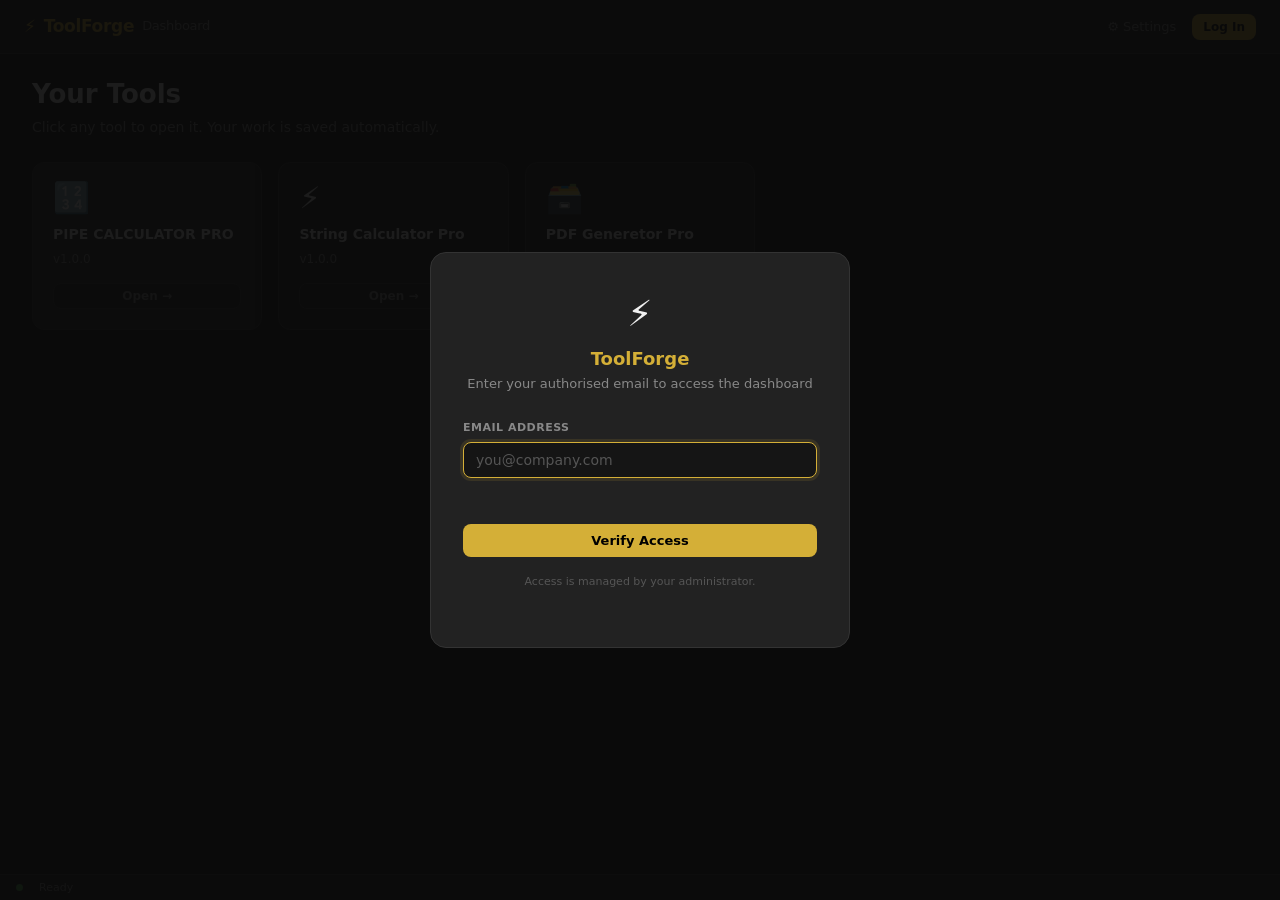
<file: index.html>
<!DOCTYPE html>
<html lang="en" data-theme="dark">
<head>
<!-- FILE: index.html (PRODUCTION) -->
<meta charset="UTF-8">
<meta name="viewport" content="width=device-width, initial-scale=1.0">
<title>⚡ ToolForge Dashboard</title>
<link rel="stylesheet" href="assets/styles.css">

<!-- ═══════════════════════════════════════════════════════════════
     PRODUCTION CONFIG — DO NOT EDIT
     Auth Worker URL is hardcoded. Users cannot change settings.
══════════════════════════════════════════════════════════════════ -->
<script>
const PRODUCTION_CONFIG = {
  workerUrl:    'https://universal-tool-auth.sales-solarithm.workers.dev',
  useKV:        true,
  lockSettings: true
};
// Apply immediately so auth.js picks it up
try {
  localStorage.setItem('toolforge::workerUrl', PRODUCTION_CONFIG.workerUrl);
  localStorage.setItem('toolforge::useKV', JSON.stringify(PRODUCTION_CONFIG.useKV));
} catch(e) {}
</script>

<!-- Load auth.js AFTER config is set -->
<script src="core/auth.js"></script>

<style>
  /* ── Inline layout glue ──────────────────────────────────────── */
  #tool-frame-container {
    flex: 1;
    display: flex;
    overflow: hidden;
    position: relative;
  }
  #tool-frame {
    flex: 1;
    border: none;
    background: #fff;
    display: block;
    min-width: 0;
  }
  #proj-drawer { top: 0; }

  /* Viewer toolbar */
  #viewer-toolbar .tb-spacer { flex: 1; }
  #tb-save-btn { border-color: rgba(212,175,55,0.35); color: var(--gold); }
  #tb-save-btn:hover { background: rgba(212,175,55,0.1); border-color: var(--gold); }

  /* Auth modal */
  .auth-logo    { font-size: 36px; margin-bottom: 4px; }
  .auth-tagline { font-size: 13px; color: var(--text-muted); margin-bottom: 1.5rem; }

  /* Readonly field hint */
  .field-locked {
    opacity: 0.55;
    cursor: not-allowed;
  }
  .field-locked-note {
    font-size: 11px;
    color: var(--success);
    margin-top: 5px;
  }

  /* Project name / switch inputs in viewer toolbar */
  #viewer-proj-name {
    background: transparent;
    border: 1px solid var(--border);
    border-radius: 6px;
    color: var(--text);
    font-size: 12px;
    padding: 3px 8px;
    width: 130px;
    outline: none;
    font-family: var(--font);
  }
  #viewer-proj-name:focus { border-color: var(--gold); background: var(--card); }
  #viewer-proj-select {
    background: var(--bg-elevated);
    border: 1px solid var(--border);
    border-radius: 6px;
    color: var(--text-muted);
    font-size: 12px;
    padding: 3px 8px;
    outline: none;
    cursor: pointer;
    max-width: 110px;
  }
  #viewer-proj-select:focus { border-color: var(--gold); }

  /* Ping status */
  #ping-status { font-size: 12px; margin-top: 6px; min-height: 16px; }

  /* Session info in settings */
  #settings-session-info { font-size: 12px; color: var(--text-muted); }

  /* Drawer tool name subtitle */
  #drawer-tool-name { font-size: 12px; color: var(--text-muted); font-weight: 400; }

  /* Hidden import input */
  #import-file-input { display: none; }
</style>
</head>

<body>
<div id="app">

  <!-- ══════════════════════════════════════════════════════════════
       HEADER
  ══════════════════════════════════════════════════════════════ -->
  <header id="main-header">
    <a class="logo" onclick="navigateBack()" title="Back to dashboard" style="cursor:pointer;text-decoration:none;">
      ⚡ <span>ToolForge</span>
      <span class="logo-sub">Dashboard</span>
    </a>

    <nav aria-label="Header navigation">
      <!-- User chip (visible when logged in) -->
      <div id="header-user-section" style="display:none;">
        <span>👤</span>
        <span id="header-user"></span>
      </div>

      <button onclick="showSettingsModal()" title="Settings" aria-label="Open settings">⚙️ Settings</button>
      <button id="header-login-btn"  onclick="showLoginModal()" class="btn btn-primary btn-sm" style="display:none;">Log In</button>
      <button id="header-logout-btn" onclick="logout()" style="display:none;" title="Log out">Logout</button>
    </nav>
  </header>

  <!-- ══════════════════════════════════════════════════════════════
       MAIN CONTENT
  ══════════════════════════════════════════════════════════════ -->
  <div id="main-content">

    <!-- ── View 1: Tool Grid ─────────────────────────────────── -->
    <div id="tool-grid-view">
      <h1 class="page-title">Your Tools</h1>
      <p class="page-subtitle">Click any tool to open it. Your work is saved automatically.</p>
      <div class="tool-grid" id="tool-grid" role="list" aria-label="Registered tools"></div>
    </div>

    <!-- ── View 2: Tool Viewer ───────────────────────────────── -->
    <div id="tool-viewer">

      <!-- Viewer toolbar -->
      <div id="viewer-toolbar" role="toolbar" aria-label="Tool controls">
        <button onclick="navigateBack()" title="Back to dashboard (Ctrl+B)">← Dashboard</button>
        <div class="toolbar-sep"></div>
        <span id="viewer-tool-name" aria-live="polite"></span>
        <div class="tb-spacer"></div>

        <button id="tb-save-btn" onclick="saveCurrent()" title="Save project (Ctrl+S)">💾 Save</button>
        <button onclick="exportCurrent()" title="Export as JSON">📤 Export</button>
        <button onclick="triggerImport()" title="Import JSON">📥 Import</button>
        <div class="toolbar-sep"></div>

        <input type="text"   id="viewer-proj-name"   placeholder="Project name" value="Default" title="Current project name">
        <select              id="viewer-proj-select"  onchange="switchViewerProject(this.value)" title="Switch project">
          <option value="">Switch…</option>
        </select>
        <button onclick="toggleDrawer()" title="Saved projects panel">📁 Projects</button>
      </div>

      <!-- Frame + drawer -->
      <div id="tool-frame-container">
        <iframe
          id="tool-frame"
          sandbox="allow-scripts allow-same-origin allow-forms allow-modals allow-popups allow-downloads"
          title="Tool content"
        ></iframe>

        <!-- Projects drawer -->
        <div id="proj-drawer" aria-label="Saved projects" role="complementary">
          <div class="drawer-header">
            <div>
              <h3>Saved Projects</h3>
              <span id="drawer-tool-name"></span>
            </div>
            <button class="drawer-close" onclick="toggleDrawer()" aria-label="Close">✕</button>
          </div>
          <div id="proj-list" role="list">
            <p class="proj-empty">No saved projects yet.<br>Click 💾 Save to create one.</p>
          </div>
          <div class="drawer-footer">
            <button class="btn btn-secondary btn-full btn-sm" onclick="newViewerProject()">+ New Project</button>
          </div>
        </div>
      </div><!-- /#tool-frame-container -->

    </div><!-- /#tool-viewer -->
  </div><!-- /#main-content -->

  <!-- ══════════════════════════════════════════════════════════════
       STATUS BAR
  ══════════════════════════════════════════════════════════════ -->
  <div id="status-bar" role="status" aria-live="polite">
    <span class="status-dot" id="status-dot"></span>
    <span id="status-msg">Ready</span>
    <span id="status-time" style="margin-left:auto;"></span>
  </div>

</div><!-- /#app -->

<!-- ══════════════════════════════════════════════════════════════
     AUTH MODAL
══════════════════════════════════════════════════════════════ -->
<div class="modal-overlay" id="auth-modal" style="display:none;" role="dialog" aria-modal="true" aria-labelledby="auth-title">
  <div class="modal">
    <div class="auth-logo">⚡</div>
    <h2 id="auth-title" style="color:var(--gold);margin-bottom:4px;">ToolForge</h2>
    <p class="auth-tagline">Enter your authorised email to access the dashboard</p>

    <div class="field" style="text-align:left;">
      <label class="field-label" for="auth-email-input">Email Address</label>
      <input
        type="email"
        id="auth-email-input"
        placeholder="you@company.com"
        autocomplete="off"
        autocorrect="off"
        autocapitalize="off"
        spellcheck="false"
        onkeydown="if(event.key==='Enter')handleLogin()"
      >
      <div class="modal-error" id="auth-error" role="alert"></div>
    </div>

    <button class="btn btn-primary btn-full" id="auth-submit-btn" onclick="handleLogin()" style="margin-top:4px;">
      Verify Access
    </button>

    <p style="font-size:11px;margin-top:1rem;color:var(--text-dim);">
      Access is managed by your administrator.
    </p>
  </div>
</div>

<!-- ══════════════════════════════════════════════════════════════
     SETTINGS MODAL (PRODUCTION — restricted fields)
══════════════════════════════════════════════════════════════ -->
<div class="modal-overlay" id="settings-modal" style="display:none;" role="dialog" aria-modal="true" aria-labelledby="settings-title">
  <div class="modal modal-settings" style="max-width:460px;text-align:left;">

    <div class="modal-header">
      <h2 id="settings-title">⚙️ Settings</h2>
      <button class="drawer-close" onclick="hideSettingsModal()" aria-label="Close settings">✕</button>
    </div>

    <!-- ── Cloudflare Worker (READ-ONLY for users) ── -->
    <div class="settings-section">
      <h3>Cloudflare Worker</h3>
      <div class="field">
        <label class="field-label">Worker URL</label>
        <div class="settings-row">
          <input
            type="url"
            id="settings-worker-url"
            value="https://email-auth-tool.sales-solarithm.workers.dev"
            readonly
            class="field-locked"
            tabindex="-1"
          >
          <!-- Ping still works (it reads the hardcoded URL) -->
          <button class="btn btn-secondary btn-sm" id="settings-ping-btn" onclick="pingWorkerFromSettings()">Ping</button>
        </div>
        <div id="ping-status"></div>
        <p class="field-locked-note">✓ Configured by administrator — contact admin to change.</p>
      </div>

      <!-- KV toggle: disabled, always on -->
      <label class="check-field" style="margin-top:8px;opacity:0.6;pointer-events:none;">
        <input type="checkbox" id="settings-use-kv" checked disabled>
        <div>
          <span style="font-size:13px;font-weight:500;color:var(--text);">Use Cloudflare KV Storage</span>
          <span style="display:block;font-size:11px;color:var(--text-muted);">Enabled — managed by administrator</span>
        </div>
      </label>
    </div>

    <!-- ── Authorised Emails (admin only) ── -->
    <div class="settings-section">
      <h3>Authorised Emails</h3>
      <p style="font-size:12px;color:var(--text-muted);margin-bottom:10px;">
        Email access is managed via Employee Access Manager.<br>
        Contact your administrator to add or remove access.
      </p>
      <a
        href="https://email-auth-tool.sales-solarithm.workers.dev/admin"
        target="_blank"
        rel="noopener"
        class="btn btn-secondary btn-sm"
      >Open Employee Manager (Admin Only) →</a>
    </div>

    <!-- ── Appearance ── -->
    <div class="settings-section">
      <h3>Appearance</h3>
      <div class="field">
        <label class="field-label" for="settings-theme">Theme</label>
        <select id="settings-theme">
          <option value="dark">Dark (default)</option>
          <option value="light">Light</option>
        </select>
      </div>
    </div>

    <!-- ── Session info ── -->
    <div class="settings-section" id="settings-session-section">
      <h3>Session</h3>
      <p id="settings-session-info"></p>
    </div>

    <!-- ── Actions ── -->
    <div style="display:flex;gap:8px;justify-content:flex-end;flex-wrap:wrap;">
      <button class="btn btn-danger btn-sm" id="settings-logout-btn" onclick="logout()">Log Out</button>
      <button class="btn btn-secondary btn-sm" onclick="hideSettingsModal()">Cancel</button>
      <button class="btn btn-primary btn-sm" onclick="saveSettings()">Save Settings</button>
    </div>

  </div>
</div>

<!-- ══════════════════════════════════════════════════════════════
     TOASTS + HIDDEN INPUTS
══════════════════════════════════════════════════════════════ -->
<div id="toast-container" aria-live="assertive" aria-atomic="false"></div>
<input type="file" id="import-file-input" accept=".json" onchange="handleImport(event)">

<!-- ══════════════════════════════════════════════════════════════
     SCRIPTS — load order: auth.js already loaded in <head>
══════════════════════════════════════════════════════════════ -->
<script src="core/storage.js"></script>
<script src="core/dashboard.js"></script>

<!-- ── Dashboard UI bridge (onclick handlers → core functions) ── -->
<script>

// ── VIEWER: Save ─────────────────────────────────────────────────
function saveCurrent() {
  const frame   = document.getElementById('tool-frame');
  const projEl  = document.getElementById('viewer-proj-name');
  if (!frame || !_activeToolId) return;

  const projName = (projEl ? projEl.value.trim() : '') || 'Default';

  // Ask wrapped tool to save via postMessage (Phase 1 bridge)
  try { frame.contentWindow.postMessage({ type: 'project:save' }, '*'); } catch(e) {}

  // Also do a dashboard-level save by reading toolAPI state
  setTimeout(async function() {
    let state = null;
    try {
      const fw  = frame.contentWindow;
      const api = fw && fw.toolAPI;
      if (api && typeof api.getState === 'function') {
        if (typeof api.beforeSave === 'function' && api.beforeSave() === false) {
          showToast('Save cancelled by tool.', 'error'); return;
        }
        state = api.getState();
      }
    } catch(e) {}

    const result = await storage.saveProject(_activeToolId, projName, state);
    if (result && result.success) {
      showToast('Saved: ' + projName, 'success');
      setStatus('Saved "' + projName + '"', new Date());
      refreshViewerProjectSelect();
      if (document.getElementById('proj-drawer').classList.contains('open')) {
        showSavedProjects(_activeToolId);
      }
    } else {
      showToast((result && result.error) ? result.error : 'Save failed.', 'error');
    }
  }, 80);
}

// ── VIEWER: Export ────────────────────────────────────────────────
function exportCurrent() {
  const frame = document.getElementById('tool-frame');
  if (!frame || !_activeToolId) return;

  let state = null;
  try {
    const api = frame.contentWindow && frame.contentWindow.toolAPI;
    if (api && typeof api.getState === 'function') state = api.getState();
  } catch(e) {}

  const projName = document.getElementById('viewer-proj-name').value.trim() || 'Default';
  const bundle = {
    _toolforge:  true,
    toolId:      _activeToolId,
    projectName: projName,
    exportedAt:  new Date().toISOString(),
    state
  };

  const blob = new Blob([JSON.stringify(bundle, null, 2)], { type: 'application/json' });
  const a    = document.createElement('a');
  a.href     = URL.createObjectURL(blob);
  a.download = _activeToolId + '-' + projName.replace(/[^a-z0-9]/gi, '-') + '.json';
  a.click();
  URL.revokeObjectURL(a.href);
  showToast('Exported: ' + a.download, 'success');
}

// ── VIEWER: Trigger Import ────────────────────────────────────────
function triggerImport() {
  document.getElementById('import-file-input').click();
}

// ── VIEWER: Handle Imported File ─────────────────────────────────
function handleImport(event) {
  const file = event.target.files[0];
  if (!file) return;
  const reader = new FileReader();
  reader.onload = async function(e) {
    try {
      const data = JSON.parse(e.target.result);
      if (!data._toolforge) { showToast('Not a ToolForge export file.', 'error'); return; }

      const frame = document.getElementById('tool-frame');
      if (frame && frame.contentWindow) {
        try {
          const api = frame.contentWindow.toolAPI;
          if (api && typeof api.loadState === 'function') {
            api.loadState(data.state);
            if (typeof api.afterLoad === 'function') api.afterLoad();
          }
        } catch(err) {
          frame.contentWindow.postMessage({
            type:      'project:load',
            projectId: data.projectName || 'imported',
            data:      data.state
          }, '*');
        }
      }
      if (data.projectName) document.getElementById('viewer-proj-name').value = data.projectName;
      showToast('Imported: ' + file.name, 'success');
    } catch(err) {
      showToast('Import failed: ' + err.message, 'error');
    }
    event.target.value = '';
  };
  reader.readAsText(file);
}

// ── VIEWER: Switch project via dropdown ──────────────────────────
function switchViewerProject(projectId) {
  if (!projectId || !_activeToolId) return;
  loadProjectIntoTool(_activeToolId, projectId);
  document.getElementById('viewer-proj-select').value = '';
}

// ── VIEWER: Refresh dropdown options ─────────────────────────────
async function refreshViewerProjectSelect() {
  if (!_activeToolId) return;
  const select   = document.getElementById('viewer-proj-select');
  const projects = await storage.listProjects(_activeToolId);
  select.innerHTML = '<option value="">Switch…</option>'
    + projects.map(function(p) {
        const safe = String(p.id).replace(/"/g, '&quot;');
        return '<option value="' + safe + '">' + safe + '</option>';
      }).join('');
}

// ── VIEWER: Toggle drawer ─────────────────────────────────────────
function toggleDrawer() {
  const drawer = document.getElementById('proj-drawer');
  const isOpen = drawer.classList.toggle('open');
  if (isOpen && _activeToolId) {
    const tool   = (_toolRegistry || []).find(function(t) { return t.id === _activeToolId; });
    const nameEl = document.getElementById('drawer-tool-name');
    if (nameEl && tool) nameEl.textContent = tool.icon + ' ' + tool.name;
    showSavedProjects(_activeToolId);
  }
}

// ── VIEWER: New project slot ──────────────────────────────────────
function newViewerProject() {
  const all  = storage._readLocalIndex(_activeToolId || '');
  const name = prompt('New project name:', 'Project ' + (all.length + 1));
  if (!name) return;
  document.getElementById('viewer-proj-name').value = name.trim();
  showToast('Project "' + name.trim() + '" ready. Click Save to store state.', 'success');
}

// ── SETTINGS: Ping worker ─────────────────────────────────────────
async function pingWorkerFromSettings() {
  const btn      = document.getElementById('settings-ping-btn');
  const statusEl = document.getElementById('ping-status');
  btn.disabled   = true;
  statusEl.textContent = 'Pinging…';
  statusEl.style.color = 'var(--text-muted)';

  const res = await pingWorker();

  if (res.ok) {
    statusEl.textContent = '✓ Worker is online';
    statusEl.style.color = 'var(--success)';
  } else {
    statusEl.textContent = '✕ ' + res.error;
    statusEl.style.color = 'var(--danger)';
  }
  btn.disabled = false;
}

// ── STATUS BAR ───────────────────────────────────────────────────
function setStatus(msg, date) {
  const el = document.getElementById('status-msg');
  if (el) el.textContent = msg || 'Ready';
  if (date) {
    const timeEl = document.getElementById('status-time');
    if (timeEl) timeEl.textContent = 'Saved ' + date.toLocaleTimeString(undefined, { hour: '2-digit', minute: '2-digit' });
  }
}

// ── MISC aliases ─────────────────────────────────────────────────
function updateUserChip() { renderHeader(); }
function showAuthModal()   { showLoginModal(); }
function hideAuthModal()   { hideLoginModal(); }
function submitAuth()      { handleLogin(); }

// Delete project (called from drawer)
function deleteProject(toolId, projectId) {
  deleteProjectFromPanel(toolId, projectId);
  refreshViewerProjectSelect();
}

// ── KEYBOARD: Ctrl+S saves in viewer ─────────────────────────────
document.addEventListener('keydown', function(e) {
  if ((e.ctrlKey || e.metaKey) && e.key === 's' && _activeToolId) {
    e.preventDefault();
    saveCurrent();
  }
});

</script>

<script>
registerTool({
  id: 'pipe-calculator-pro',
  name: 'PIPE CALCULATOR PRO',
  icon: '🔢',
  src: 'tools/tool-pipe-calculator-pro.html',
  requiresAuth: true,
  version: '1.0.0'
});

registerTool({
  id: 'string-calculator-pro',
  name: 'String Calculator Pro',
  icon: '⚡',
  src: 'tools/tool-string-calculator-pro.html',
  requiresAuth: true,
  version: '1.0.0'
});

registerTool({
  id: 'pdf-generetor-pro',
  name: 'PDF Generetor Pro',
  icon: '🗃️',
  src: 'tools/tool-pdf-generetor-pro.html',
  requiresAuth: true,
  version: '1.0.0'
});
</script>

<script>
// Hide "Add New Tool" card - works even if card is added dynamically
(function() {
  function hideAddToolCard() {
    var cards = document.querySelectorAll('.tool-card');
    cards.forEach(function(card) {
      var nameEl = card.querySelector('.tool-name');
      if (nameEl && nameEl.textContent.trim() === 'Add New Tool') {
        card.style.display = 'none';
        return true; // found and hidden
      }
    });
    return false; // not found yet
  }

  // Try immediately
  if (!hideAddToolCard()) {
    // If not found, watch for new elements being added
    var observer = new MutationObserver(function() {
      if (hideAddToolCard()) {
        observer.disconnect(); // stop watching once hidden
      }
    });
    observer.observe(document.getElementById('tool-grid') || document.body, {
      childList: true,
      subtree: true
    });
  }
})();
</script>

</body>
</html>
</file>
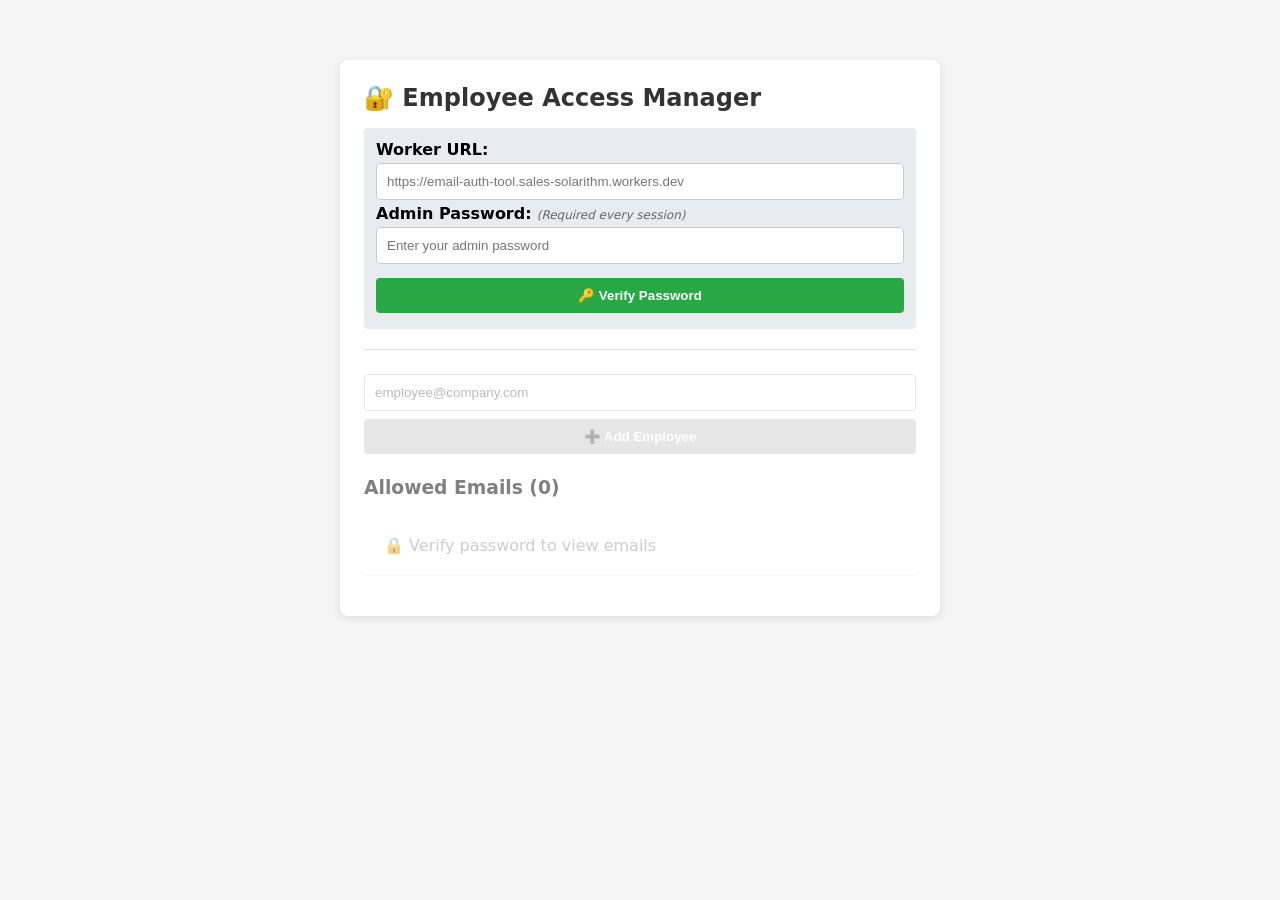
<file: employee-manager.html>
<!DOCTYPE html>
<html lang="en">
<head>
  <meta charset="UTF-8">
  <title>🔐 Employee Access Manager - Secure</title>
  <style>
    body { font-family: system-ui, sans-serif; max-width: 600px; margin: 40px auto; padding: 20px; background: #f5f5f5; }
    .card { background: white; padding: 24px; border-radius: 8px; box-shadow: 0 2px 8px rgba(0,0,0,0.1); }
    h2 { margin: 0 0 16px; color: #333; }
    input, button { padding: 10px; margin: 4px 0; width: 100%; box-sizing: border-box; border: 1px solid #ccc; border-radius: 4px; }
    button { background: #007bff; color: white; border: none; cursor: pointer; font-weight: bold; }
    button:hover { background: #0056b3; }
    button:disabled { background: #ccc; cursor: not-allowed; }
    button.remove { background: #dc3545; width: auto; padding: 6px 12px; font-size: 12px; }
    button.verify { background: #28a745; margin-top: 10px; }
    button.verify:hover { background: #1e7e34; }
    #emailList { list-style: none; padding: 0; margin-top: 16px; max-height: 250px; overflow-y: auto; }
    #emailList li { display: flex; justify-content: space-between; align-items: center; padding: 8px; border-bottom: 1px solid #eee; }
    .cfg { background: #e9ecef; padding: 12px; border-radius: 4px; margin-bottom: 16px; }
    .status { margin-top: 8px; padding: 10px; border-radius: 4px; font-size: 13px; display: none; }
    .ok { background: #d4edda; color: #155724; border: 1px solid #c3e6cb; }
    .err { background: #f8d7da; color: #721c24; border: 1px solid #f5c6cb; }
    .warn { background: #fff3cd; color: #856404; border: 1px solid #ffeeba; }
    .locked { opacity: 0.5; pointer-events: none; }
    .badge { display: inline-block; padding: 4px 8px; background: #28a745; color: white; border-radius: 4px; font-size: 12px; margin-left: 8px; }
  </style>
</head>
<body>
  <div class="card">
    <h2>🔐 Employee Access Manager <span id="authBadge" class="badge" style="display:none;">✅ AUTHENTICATED</span></h2>
    
    <div class="cfg">
      <label><strong>Worker URL:</strong></label>
      <input type="text" id="wUrl" placeholder="https://email-auth-tool.sales-solarithm.workers.dev">
      
      <label><strong>Admin Password:</strong> <em style="color:#666; font-size:12px;">(Required every session)</em></label>
      <input type="password" id="token" placeholder="Enter your admin password">
      
      <button onclick="verifyCredentials()" class="verify">🔑 Verify Password</button>
      <div id="verifyStatus" class="status"></div>
    </div>
    
    <hr style="margin: 20px 0; border: none; border-top: 1px solid #ddd;">
    
    <div id="adminPanel" class="locked">
      <input type="email" id="newEmail" placeholder="employee@company.com">
      <button onclick="addEmployee()" id="addBtn" disabled>➕ Add Employee</button>
      <div id="addStatus" class="status"></div>
      
      <h3>Allowed Emails (<span id="cnt">0</span>)</h3>
      <ul id="emailList"><li style="text-align:center; color:#999; padding:20px;">🔒 Verify password to view emails</li></ul>
    </div>
  </div>

  <script>
    // Load ONLY the URL (password is NEVER saved)
    window.onload = function() {
      const savedUrl = localStorage.getItem('wUrl');
      if (savedUrl) {
        document.getElementById('wUrl').value = savedUrl;
      }
    };

    function showStatus(elementId, msg, type) {
      const el = document.getElementById(elementId);
      el.textContent = msg;
      el.className = 'status ' + type;
      el.style.display = 'block';
    }

    async function verifyCredentials() {
      const url = document.getElementById('wUrl').value.trim();
      const token = document.getElementById('token').value.trim();
      
      // Clean URL
      const cleanUrl = url.endsWith('/') ? url.slice(0, -1) : url;
      
      if (!cleanUrl) {
        showStatus('verifyStatus', '❌ Please enter Worker URL', 'err');
        return;
      }
      if (!token) {
        showStatus('verifyStatus', '❌ Please enter Admin Password', 'err');
        return;
      }
      
      // Save ONLY the URL (password stays in memory)
      localStorage.setItem('wUrl', cleanUrl);
      
      // Test the credentials by trying to fetch the email list
      try {
        const response = await fetch(`${cleanUrl}/admin`, {
          method: 'GET',
          headers: { 'X-Admin-Token': token }
        });
        
        if (response.ok) {
          // Credentials are valid!
          showStatus('verifyStatus', '✅ Password verified! You can now manage employees.', 'ok');
          document.getElementById('authBadge').style.display = 'inline-block';
          document.getElementById('adminPanel').classList.remove('locked');
          document.getElementById('addBtn').disabled = false;
          
          // Store token in memory only (not localStorage)
          window.adminToken = token;
          window.workerUrl = cleanUrl;
          
          loadEmailList();
        } else if (response.status === 401) {
          showStatus('verifyStatus', '❌ Incorrect password. Please try again.', 'err');
        } else {
          showStatus('verifyStatus', '❌ Connection failed. Check URL and password.', 'err');
        }
      } catch (err) {
        showStatus('verifyStatus', '❌ Cannot connect to server: ' + err.message, 'err');
      }
    }

    async function apiCall(path, method, body = null) {
      if (!window.workerUrl || !window.adminToken) {
        return { error: 'Please verify your password first' };
      }
      
      try {
        const response = await fetch(`${window.workerUrl}${path}`, {
          method: method,
          headers: {
            'Content-Type': 'application/json',
            'X-Admin-Token': window.adminToken
          },
          body: body ? JSON.stringify(body) : null
        });
        
        if (response.ok) {
          return await response.json();
        } else if (response.status === 401) {
          // Session expired or password changed
          alert('⚠️ Your session has expired. Please re-enter your password.');
          location.reload();
          return { error: 'Unauthorized' };
        } else {
          return { error: `Server error: ${response.status}` };
        }
      } catch (err) {
        return { error: `Connection failed: ${err.message}` };
      }
    }

    async function loadEmailList() {
      const result = await apiCall('/admin', 'GET');
      
      if (result.error) {
        document.getElementById('emailList').innerHTML = `<li style="color:#c62828; padding:10px;">❌ ${result.error}</li>`;
        document.getElementById('cnt').textContent = '0';
        return;
      }
      
      if (Array.isArray(result)) {
        document.getElementById('cnt').textContent = result.length;
        const list = document.getElementById('emailList');
        
        if (result.length === 0) {
          list.innerHTML = '<li style="text-align:center; color:#999; padding:20px;">No emails added yet. Add your first employee above!</li>';
        } else {
          list.innerHTML = '';
          result.forEach(email => {
            const li = document.createElement('li');
            li.innerHTML = `
              <span style="font-weight:500;">${email}</span>
              <button class="remove" onclick="removeEmail('${email}')">Remove</button>
            `;
            list.appendChild(li);
          });
        }
      }
    }

    async function addEmployee() {
      const email = document.getElementById('newEmail').value.trim();
      
      if (!email || !email.includes('@')) {
        showStatus('addStatus', '❌ Please enter a valid email address', 'err');
        return;
      }
      
      showStatus('addStatus', '⏳ Adding employee...', 'warn');
      const result = await apiCall('/admin', 'POST', { action: 'add', email: email.toLowerCase() });
      
      if (result.error) {
        showStatus('addStatus', `❌ ${result.error}`, 'err');
      } else if (result.success) {
        showStatus('addStatus', `✅ Successfully added ${email}`, 'ok');
        document.getElementById('newEmail').value = '';
        loadEmailList();
      } else {
        showStatus('addStatus', '❌ Failed to add employee', 'err');
      }
    }

    async function removeEmail(email) {
      if (!confirm(`Are you sure you want to remove ${email}?`)) {
        return;
      }
      
      const result = await apiCall('/admin', 'POST', { action: 'remove', email: email });
      
      if (result.success) {
        loadEmailList();
      } else {
        alert('Failed to remove email: ' + (result.error || 'Unknown error'));
      }
    }
  </script>
</body>
</html>
</file>
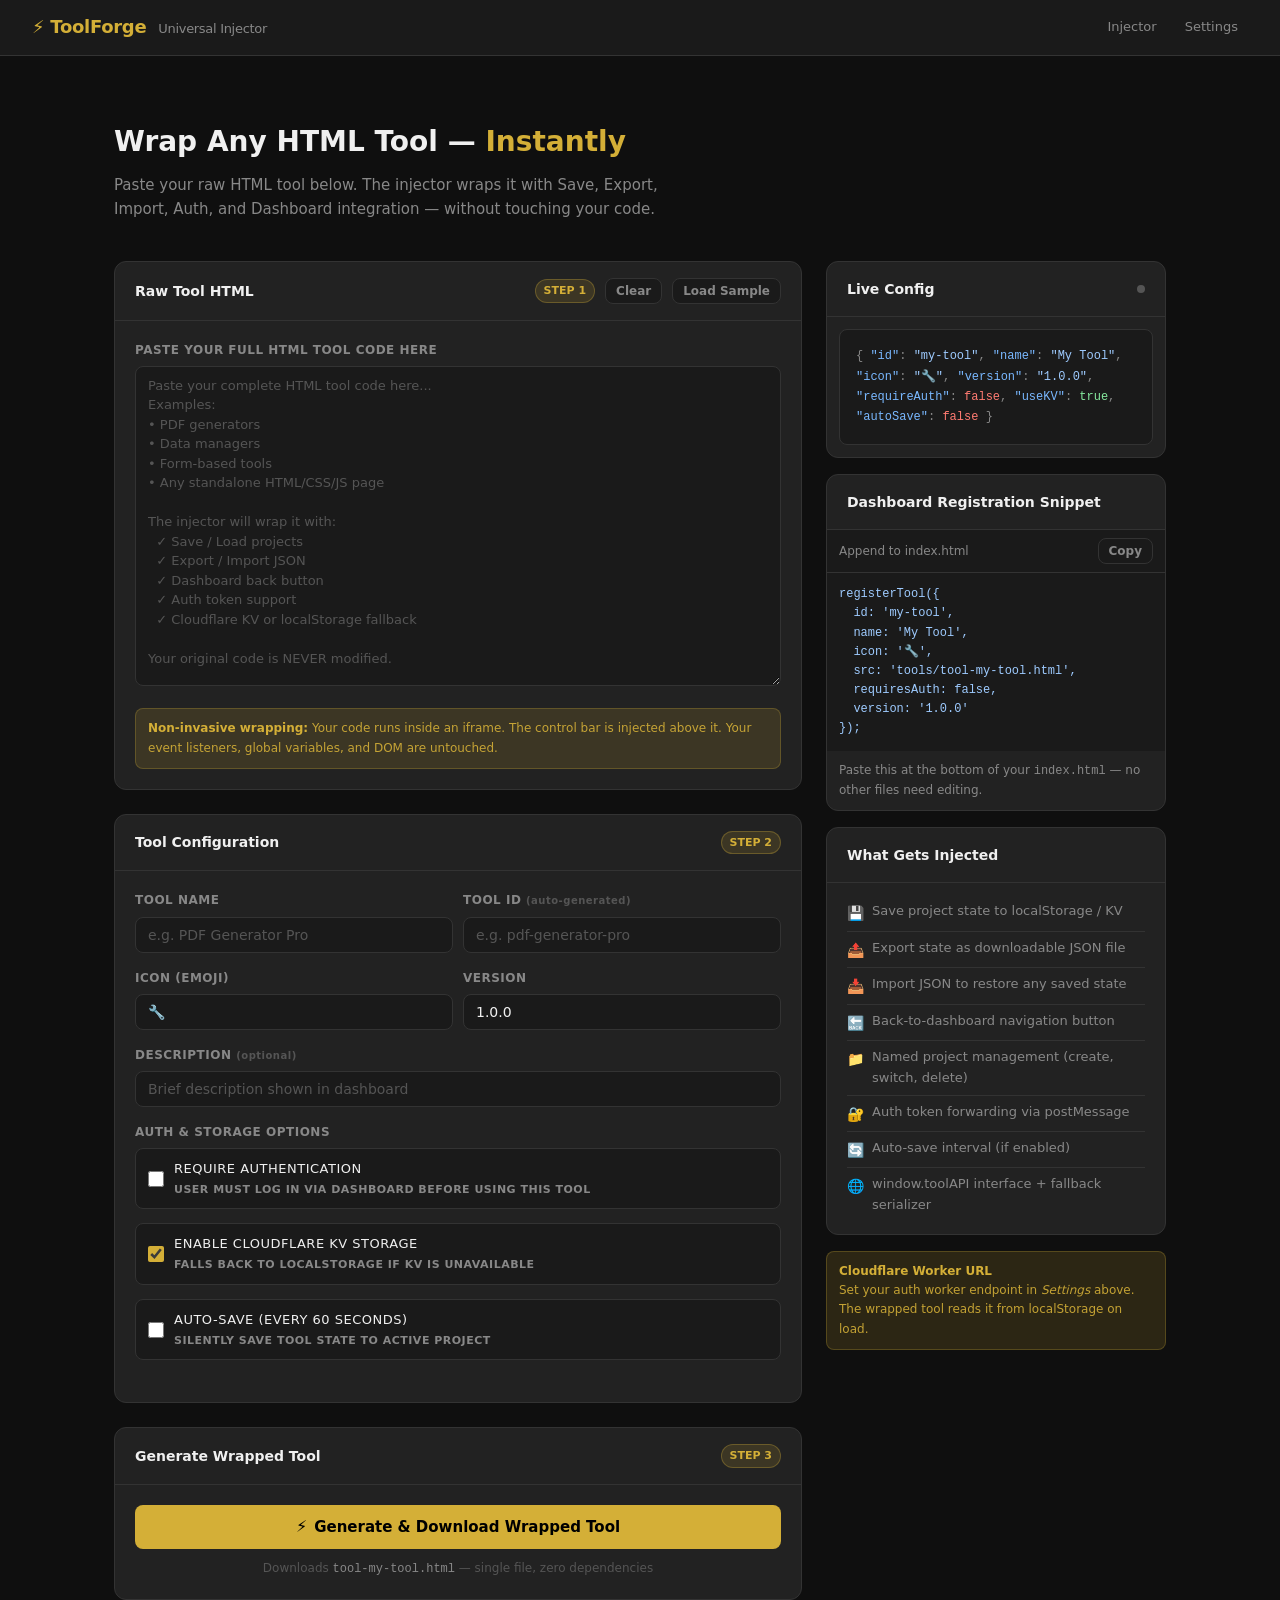
<file: tool-injector.html>
<!DOCTYPE html>
<html lang="en">
<head>
<meta charset="UTF-8">
<meta name="viewport" content="width=device-width, initial-scale=1.0">
<title>Universal Tool Injector</title>
<style>
  :root {
    --bg: #0f0f0f;
    --surface: #1a1a1a;
    --card: #222222;
    --border: #333333;
    --gold: #D4AF37;
    --gold-dim: rgba(212, 175, 55, 0.15);
    --gold-hover: #e8c84a;
    --text: #f0f0f0;
    --text-muted: #888;
    --text-dim: #555;
    --success: #4caf50;
    --danger: #ef5350;
    --radius: 8px;
    --radius-lg: 12px;
    --font: system-ui, -apple-system, sans-serif;
  }

  * { box-sizing: border-box; margin: 0; padding: 0; }

  body {
    background: var(--bg);
    color: var(--text);
    font-family: var(--font);
    font-size: 14px;
    line-height: 1.6;
    min-height: 100vh;
  }

  /* ── Header ── */
  header {
    background: var(--surface);
    border-bottom: 1px solid var(--border);
    padding: 0 2rem;
    display: flex;
    align-items: center;
    height: 56px;
    gap: 12px;
    position: sticky;
    top: 0;
    z-index: 100;
  }
  .logo {
    font-size: 18px;
    font-weight: 700;
    color: var(--gold);
    letter-spacing: -0.3px;
  }
  .logo span { color: var(--text-muted); font-weight: 400; font-size: 13px; margin-left: 6px; }
  header nav { margin-left: auto; display: flex; gap: 8px; }
  header nav a {
    color: var(--text-muted);
    text-decoration: none;
    font-size: 13px;
    padding: 6px 10px;
    border-radius: var(--radius);
    transition: color 0.15s, background 0.15s;
  }
  header nav a:hover { color: var(--text); background: var(--card); }

  /* ── Layout ── */
  .page {
    max-width: 1100px;
    margin: 0 auto;
    padding: 2rem 1.5rem 4rem;
    display: grid;
    grid-template-columns: 1fr 340px;
    gap: 1.5rem;
    align-items: start;
  }

  .hero {
    grid-column: 1 / -1;
    padding: 2rem 0 1rem;
  }
  .hero h1 {
    font-size: 28px;
    font-weight: 700;
    color: var(--text);
    margin-bottom: 8px;
  }
  .hero h1 span { color: var(--gold); }
  .hero p { color: var(--text-muted); font-size: 15px; max-width: 600px; }

  /* ── Cards ── */
  .card {
    background: var(--card);
    border: 1px solid var(--border);
    border-radius: var(--radius-lg);
    overflow: hidden;
  }
  .card-header {
    padding: 1rem 1.25rem;
    border-bottom: 1px solid var(--border);
    display: flex;
    align-items: center;
    gap: 10px;
  }
  .card-header h2 {
    font-size: 14px;
    font-weight: 600;
    color: var(--text);
    flex: 1;
  }
  .step-badge {
    background: var(--gold-dim);
    color: var(--gold);
    font-size: 11px;
    font-weight: 700;
    padding: 2px 8px;
    border-radius: 20px;
    border: 1px solid rgba(212, 175, 55, 0.3);
    flex-shrink: 0;
  }
  .card-body { padding: 1.25rem; }

  /* ── Form ── */
  .field { margin-bottom: 1rem; }
  label {
    display: block;
    font-size: 12px;
    font-weight: 600;
    color: var(--text-muted);
    text-transform: uppercase;
    letter-spacing: 0.5px;
    margin-bottom: 6px;
  }
  input[type="text"], select, textarea {
    width: 100%;
    background: var(--surface);
    border: 1px solid var(--border);
    border-radius: var(--radius);
    color: var(--text);
    font-family: var(--font);
    font-size: 14px;
    padding: 9px 12px;
    transition: border-color 0.15s, box-shadow 0.15s;
    outline: none;
    appearance: none;
  }
  input[type="text"]:focus, select:focus, textarea:focus {
    border-color: var(--gold);
    box-shadow: 0 0 0 3px rgba(212, 175, 55, 0.12);
  }
  input[type="text"]::placeholder { color: var(--text-dim); }
  select option { background: var(--surface); }

  textarea {
    resize: vertical;
    font-family: 'Courier New', Courier, monospace;
    font-size: 12.5px;
    line-height: 1.5;
    min-height: 320px;
  }
  textarea::placeholder { color: var(--text-dim); font-family: var(--font); font-size: 13px; }

  .field-row { display: grid; grid-template-columns: 1fr 1fr; gap: 10px; }
  .field-row-3 { display: grid; grid-template-columns: 1fr 1fr 80px; gap: 10px; }

  /* Checkbox */
  .check-field {
    display: flex;
    align-items: center;
    gap: 10px;
    padding: 10px 12px;
    background: var(--surface);
    border: 1px solid var(--border);
    border-radius: var(--radius);
    cursor: pointer;
    transition: border-color 0.15s;
  }
  .check-field:hover { border-color: var(--gold); }
  .check-field input[type="checkbox"] {
    width: 16px;
    height: 16px;
    accent-color: var(--gold);
    flex-shrink: 0;
  }
  .check-field .check-label {
    font-size: 13px;
    color: var(--text);
    font-weight: 500;
    display: block;
  }
  .check-field .check-desc {
    font-size: 11px;
    color: var(--text-muted);
    display: block;
    margin-top: 1px;
  }

  /* ── Buttons ── */
  .btn {
    display: inline-flex;
    align-items: center;
    justify-content: center;
    gap: 7px;
    padding: 9px 16px;
    border-radius: var(--radius);
    font-family: var(--font);
    font-size: 14px;
    font-weight: 600;
    cursor: pointer;
    transition: all 0.15s;
    border: 1px solid transparent;
    text-decoration: none;
  }
  .btn-primary {
    background: var(--gold);
    color: #000;
    width: 100%;
    padding: 12px;
    font-size: 15px;
  }
  .btn-primary:hover { background: var(--gold-hover); transform: translateY(-1px); }
  .btn-primary:active { transform: translateY(0); }
  .btn-primary:disabled { opacity: 0.45; cursor: not-allowed; transform: none; }

  .btn-secondary {
    background: var(--surface);
    color: var(--text-muted);
    border-color: var(--border);
    font-size: 12px;
    padding: 5px 10px;
  }
  .btn-secondary:hover { color: var(--text); border-color: var(--text-dim); }

  .btn-icon { font-size: 16px; line-height: 1; }

  /* ── Sidebar ── */
  .sidebar { display: flex; flex-direction: column; gap: 1rem; }

  /* Config display */
  .config-preview {
    background: var(--surface);
    border-radius: var(--radius);
    padding: 1rem;
    font-family: 'Courier New', Courier, monospace;
    font-size: 12px;
    line-height: 1.7;
    color: var(--text-muted);
    border: 1px solid var(--border);
    min-height: 100px;
    word-break: break-word;
  }
  .config-preview .key { color: #79b8ff; }
  .config-preview .str { color: #9ecbff; }
  .config-preview .bool-true { color: #85e89d; }
  .config-preview .bool-false { color: #ff7b72; }

  /* Snippet output */
  .snippet-box {
    background: var(--surface);
    border: 1px solid var(--border);
    border-radius: var(--radius);
    overflow: hidden;
  }
  .snippet-header {
    display: flex;
    align-items: center;
    justify-content: space-between;
    padding: 8px 12px;
    border-bottom: 1px solid var(--border);
    font-size: 12px;
    color: var(--text-muted);
  }
  .snippet-code {
    padding: 12px;
    font-family: 'Courier New', Courier, monospace;
    font-size: 12px;
    line-height: 1.6;
    color: #9ecbff;
    white-space: pre-wrap;
    word-break: break-word;
  }

  /* Success toast */
  .toast {
    position: fixed;
    bottom: 1.5rem;
    right: 1.5rem;
    background: var(--success);
    color: #fff;
    padding: 10px 18px;
    border-radius: var(--radius);
    font-size: 14px;
    font-weight: 500;
    display: flex;
    align-items: center;
    gap: 8px;
    box-shadow: 0 4px 24px rgba(0,0,0,0.4);
    transform: translateY(80px);
    opacity: 0;
    transition: transform 0.3s, opacity 0.3s;
    z-index: 999;
  }
  .toast.show { transform: translateY(0); opacity: 1; }
  .toast.error { background: var(--danger); }

  /* Status indicator */
  .status-dot {
    width: 8px;
    height: 8px;
    border-radius: 50%;
    background: var(--text-dim);
    flex-shrink: 0;
  }
  .status-dot.ready { background: var(--success); }

  /* Info boxes */
  .info-box {
    background: var(--gold-dim);
    border: 1px solid rgba(212, 175, 55, 0.25);
    border-radius: var(--radius);
    padding: 10px 12px;
    font-size: 12px;
    color: rgba(212, 175, 55, 0.9);
    line-height: 1.6;
  }
  .info-box strong { color: var(--gold); }

  /* Feature list */
  .feature-list { list-style: none; }
  .feature-list li {
    display: flex;
    align-items: flex-start;
    gap: 8px;
    padding: 6px 0;
    border-bottom: 1px solid var(--border);
    font-size: 13px;
    color: var(--text-muted);
  }
  .feature-list li:last-child { border-bottom: none; }
  .feature-list .feat-icon {
    color: var(--gold);
    font-size: 14px;
    flex-shrink: 0;
    margin-top: 1px;
  }

  /* Divider */
  .divider {
    border: none;
    border-top: 1px solid var(--border);
    margin: 1rem 0;
  }

  /* Hidden file input */
  #import-file { display: none; }

  /* Loading spinner */
  @keyframes spin { to { transform: rotate(360deg); } }
  .spinner {
    width: 16px;
    height: 16px;
    border: 2px solid rgba(0,0,0,0.3);
    border-top-color: #000;
    border-radius: 50%;
    animation: spin 0.6s linear infinite;
    display: inline-block;
  }

  /* Responsive */
  @media (max-width: 768px) {
    .page { grid-template-columns: 1fr; }
    .sidebar { order: -1; }
    .field-row, .field-row-3 { grid-template-columns: 1fr; }
  }
</style>
</head>
<body>

<header>
  <div class="logo">⚡ ToolForge <span>Universal Injector</span></div>
  <nav>
    <a href="#" onclick="showSection('injector')">Injector</a>
    <a href="#" onclick="showSection('settings')">Settings</a>
  </nav>
</header>

<div class="page">

  <!-- Hero -->
  <div class="hero">
    <h1>Wrap Any HTML Tool — <span>Instantly</span></h1>
    <p>Paste your raw HTML tool below. The injector wraps it with Save, Export, Import, Auth, and Dashboard integration — without touching your code.</p>
  </div>

  <!-- Main: Input Column -->
  <div id="section-injector">

    <!-- Step 1: Paste HTML -->
    <div class="card" style="margin-bottom: 1.5rem;">
      <div class="card-header">
        <h2>Raw Tool HTML</h2>
        <div class="step-badge">STEP 1</div>
        <button class="btn btn-secondary" onclick="clearHTML()" style="margin-left: auto;">Clear</button>
        <button class="btn btn-secondary" onclick="loadSample()">Load Sample</button>
      </div>
      <div class="card-body">
        <div class="field">
          <label>Paste your full HTML tool code here</label>
          <textarea id="raw-html" placeholder="Paste your complete HTML tool code here...
Examples:
• PDF generators
• Data managers
• Form-based tools
• Any standalone HTML/CSS/JS page

The injector will wrap it with:
  ✓ Save / Load projects
  ✓ Export / Import JSON
  ✓ Dashboard back button
  ✓ Auth token support
  ✓ Cloudflare KV or localStorage fallback

Your original code is NEVER modified." oninput="updatePreview()"></textarea>
        </div>
        <div class="info-box">
          <strong>Non-invasive wrapping:</strong> Your code runs inside an iframe. The control bar is injected above it. Your event listeners, global variables, and DOM are untouched.
        </div>
      </div>
    </div>

    <!-- Step 2: Configure -->
    <div class="card" style="margin-bottom: 1.5rem;">
      <div class="card-header">
        <h2>Tool Configuration</h2>
        <div class="step-badge">STEP 2</div>
      </div>
      <div class="card-body">
        <div class="field-row">
          <div class="field">
            <label>Tool Name</label>
            <input type="text" id="tool-name" placeholder="e.g. PDF Generator Pro" oninput="syncId(); updatePreview()">
          </div>
          <div class="field">
            <label>Tool ID <span style="color: var(--text-dim); font-size: 10px; text-transform: none;">(auto-generated)</span></label>
            <input type="text" id="tool-id" placeholder="e.g. pdf-generator-pro" oninput="updatePreview()">
          </div>
        </div>
        <div class="field-row">
          <div class="field">
            <label>Icon (emoji)</label>
            <input type="text" id="tool-icon" placeholder="📄" value="🔧" maxlength="4" oninput="updatePreview()">
          </div>
          <div class="field">
            <label>Version</label>
            <input type="text" id="tool-version" placeholder="1.0.0" value="1.0.0" oninput="updatePreview()">
          </div>
        </div>
        <div class="field">
          <label>Description <span style="color: var(--text-dim); font-size: 10px; text-transform: none;">(optional)</span></label>
          <input type="text" id="tool-desc" placeholder="Brief description shown in dashboard" oninput="updatePreview()">
        </div>
        <div class="field">
          <label>Auth &amp; Storage Options</label>
          <div style="display: flex; flex-direction: column; gap: 8px;">
            <label class="check-field">
              <input type="checkbox" id="require-auth" onchange="updatePreview()">
              <div>
                <span class="check-label">Require Authentication</span>
                <span class="check-desc">User must log in via dashboard before using this tool</span>
              </div>
            </label>
            <label class="check-field">
              <input type="checkbox" id="use-kv" checked onchange="updatePreview()">
              <div>
                <span class="check-label">Enable Cloudflare KV Storage</span>
                <span class="check-desc">Falls back to localStorage if KV is unavailable</span>
              </div>
            </label>
            <label class="check-field">
              <input type="checkbox" id="auto-save" onchange="updatePreview()">
              <div>
                <span class="check-label">Auto-Save (every 60 seconds)</span>
                <span class="check-desc">Silently save tool state to active project</span>
              </div>
            </label>
          </div>
        </div>
      </div>
    </div>

    <!-- Step 3: Generate -->
    <div class="card">
      <div class="card-header">
        <h2>Generate Wrapped Tool</h2>
        <div class="step-badge">STEP 3</div>
      </div>
      <div class="card-body">
        <button class="btn btn-primary" id="generate-btn" onclick="generateTool()">
          <span id="btn-icon" class="btn-icon">⚡</span>
          <span id="btn-text">Generate &amp; Download Wrapped Tool</span>
        </button>
        <p style="margin-top: 10px; font-size: 12px; color: var(--text-dim); text-align: center;">
          Downloads <code id="filename-preview" style="color: var(--text-muted);">tool-[id].html</code> — single file, zero dependencies
        </p>
      </div>
    </div>
  </div>

  <!-- Sidebar -->
  <div class="sidebar">

    <!-- Live Config Preview -->
    <div class="card">
      <div class="card-header">
        <h2>Live Config</h2>
        <div class="status-dot" id="status-dot"></div>
      </div>
      <div class="card-body" style="padding: 0.75rem;">
        <div class="config-preview" id="config-preview">
          <span style="color: var(--text-dim);">Fill in the form to see config...</span>
        </div>
      </div>
    </div>

    <!-- registerTool Snippet -->
    <div class="card">
      <div class="card-header">
        <h2>Dashboard Registration Snippet</h2>
      </div>
      <div class="card-body" style="padding: 0;">
        <div class="snippet-box" style="border: none; border-radius: 0;">
          <div class="snippet-header">
            <span>Append to index.html</span>
            <button class="btn btn-secondary" onclick="copySnippet()">Copy</button>
          </div>
          <div class="snippet-code" id="snippet-output">// Fill in tool name and ID above...</div>
        </div>
        <div style="padding: 10px 12px;">
          <p style="font-size: 12px; color: var(--text-muted);">Paste this at the bottom of your <code>index.html</code> — no other files need editing.</p>
        </div>
      </div>
    </div>

    <!-- Features injected -->
    <div class="card">
      <div class="card-header">
        <h2>What Gets Injected</h2>
      </div>
      <div class="card-body" style="padding: 0.75rem 1.25rem;">
        <ul class="feature-list">
          <li><span class="feat-icon">💾</span>Save project state to localStorage / KV</li>
          <li><span class="feat-icon">📤</span>Export state as downloadable JSON file</li>
          <li><span class="feat-icon">📥</span>Import JSON to restore any saved state</li>
          <li><span class="feat-icon">🔙</span>Back-to-dashboard navigation button</li>
          <li><span class="feat-icon">📁</span>Named project management (create, switch, delete)</li>
          <li><span class="feat-icon">🔐</span>Auth token forwarding via postMessage</li>
          <li><span class="feat-icon">🔄</span>Auto-save interval (if enabled)</li>
          <li><span class="feat-icon">🌐</span>window.toolAPI interface + fallback serializer</li>
        </ul>
      </div>
    </div>

    <!-- Settings hint -->
    <div class="info-box">
      <strong>Cloudflare Worker URL</strong><br>
      Set your auth worker endpoint in <em>Settings</em> above. The wrapped tool reads it from localStorage on load.
    </div>

  </div>
</div>

<!-- Toast -->
<div class="toast" id="toast">
  <span id="toast-icon">✓</span>
  <span id="toast-msg">Done!</span>
</div>

<script>
// ── Utilities ────────────────────────────────────────────────────

function slugify(str) {
  return str.toLowerCase().replace(/[^a-z0-9]+/g, '-').replace(/^-|-$/g, '');
}

function syncId() {
  const name = document.getElementById('tool-name').value;
  document.getElementById('tool-id').value = slugify(name);
  document.getElementById('filename-preview').textContent = 'tool-' + (slugify(name) || '[id]') + '.html';
}

function getConfig() {
  return {
    id: document.getElementById('tool-id').value || 'my-tool',
    name: document.getElementById('tool-name').value || 'My Tool',
    icon: document.getElementById('tool-icon').value || '🔧',
    version: document.getElementById('tool-version').value || '1.0.0',
    desc: document.getElementById('tool-desc').value || '',
    requireAuth: document.getElementById('require-auth').checked,
    useKV: document.getElementById('use-kv').checked,
    autoSave: document.getElementById('auto-save').checked,
    rawHTML: document.getElementById('raw-html').value
  };
}

function updatePreview() {
  const cfg = getConfig();
  const dot = document.getElementById('status-dot');
  dot.className = 'status-dot' + (cfg.rawHTML.trim() && cfg.name ? ' ready' : '');

  const cfgEl = document.getElementById('config-preview');
  cfgEl.innerHTML = `{
  <span class="key">"id"</span>: <span class="str">"${cfg.id}"</span>,
  <span class="key">"name"</span>: <span class="str">"${cfg.name}"</span>,
  <span class="key">"icon"</span>: <span class="str">"${cfg.icon}"</span>,
  <span class="key">"version"</span>: <span class="str">"${cfg.version}"</span>,
  <span class="key">"requireAuth"</span>: <span class="${cfg.requireAuth ? 'bool-true' : 'bool-false'}">${cfg.requireAuth}</span>,
  <span class="key">"useKV"</span>: <span class="${cfg.useKV ? 'bool-true' : 'bool-false'}">${cfg.useKV}</span>,
  <span class="key">"autoSave"</span>: <span class="${cfg.autoSave ? 'bool-true' : 'bool-false'}">${cfg.autoSave}</span>
}`;

  document.getElementById('snippet-output').textContent =
`registerTool({
  id: '${cfg.id}',
  name: '${cfg.name}',
  icon: '${cfg.icon}',
  src: 'tools/tool-${cfg.id}.html',
  requiresAuth: ${cfg.requireAuth},
  version: '${cfg.version}'
});`;

  document.getElementById('filename-preview').textContent = 'tool-' + cfg.id + '.html';
}

function copySnippet() {
  const text = document.getElementById('snippet-output').textContent;
  navigator.clipboard.writeText(text).then(() => showToast('Snippet copied!'));
}

function clearHTML() {
  document.getElementById('raw-html').value = '';
  updatePreview();
}

function loadSample() {
  document.getElementById('raw-html').value = SAMPLE_TOOL_HTML;
  document.getElementById('tool-name').value = 'Sample Counter Tool';
  document.getElementById('tool-icon').value = '🔢';
  syncId();
  updatePreview();
  showToast('Sample tool loaded!');
}

function showSection(id) { /* future: settings panel */ }

function showToast(msg, isError = false) {
  const t = document.getElementById('toast');
  document.getElementById('toast-msg').textContent = msg;
  document.getElementById('toast-icon').textContent = isError ? '✕' : '✓';
  t.className = 'toast' + (isError ? ' error' : '');
  t.classList.add('show');
  setTimeout(() => t.classList.remove('show'), 3000);
}

// ── Sample Tool ──────────────────────────────────────────────────

const SAMPLE_TOOL_HTML = `<!DOCTYPE html>
<html lang="en">
<head>
<meta charset="UTF-8">
<title>Counter Tool</title>
<style>
  body { font-family: system-ui, sans-serif; background: #f5f5f5; display: flex; justify-content: center; align-items: center; min-height: 100vh; margin: 0; }
  .counter { background: white; border-radius: 16px; padding: 2rem 3rem; box-shadow: 0 4px 24px rgba(0,0,0,0.08); text-align: center; }
  h1 { font-size: 14px; text-transform: uppercase; letter-spacing: 1px; color: #888; margin-bottom: 1rem; }
  .count { font-size: 72px; font-weight: 700; color: #1a1a1a; margin: 1rem 0; line-height: 1; }
  .label { font-size: 13px; color: #999; margin-bottom: 1.5rem; }
  .btns { display: flex; gap: 12px; justify-content: center; }
  button { padding: 12px 24px; border: none; border-radius: 8px; font-size: 15px; font-weight: 600; cursor: pointer; transition: transform 0.1s; }
  button:active { transform: scale(0.96); }
  .inc { background: #1a1a1a; color: white; }
  .dec { background: #f0f0f0; color: #333; }
  .reset { background: #fee; color: #c00; font-size: 13px; padding: 8px 16px; }
  input[type="text"] { border: 1px solid #ddd; border-radius: 6px; padding: 6px 10px; font-size: 14px; width: 200px; margin-bottom: 1rem; }
</style>
</head>
<body>
<div class="counter">
  <h1>Counter Tool</h1>
  <div class="count" id="count">0</div>
  <div class="label">Label: <input type="text" id="lbl" value="My Counter" oninput="updateLabel()"></div>
  <div id="lbl-display" style="font-size: 13px; color: #888; margin-bottom: 1.5rem;">My Counter</div>
  <div class="btns">
    <button class="dec" onclick="change(-1)">−1</button>
    <button class="inc" onclick="change(1)">+1</button>
  </div>
  <br>
  <button class="reset" onclick="reset()">Reset</button>
</div>
<script>
  let count = 0;
  function change(n) {
    count += n;
    document.getElementById('count').textContent = count;
  }
  function reset() {
    count = 0;
    document.getElementById('count').textContent = 0;
  }
  function updateLabel() {
    document.getElementById('lbl-display').textContent = document.getElementById('lbl').value;
  }

  // ── toolAPI implementation (optional – injector adds fallback automatically) ──
  window.toolAPI = {
    getState: function() {
      return {
        count: count,
        label: document.getElementById('lbl').value
      };
    },
    loadState: function(data) {
      if (data && typeof data.count === 'number') {
        count = data.count;
        document.getElementById('count').textContent = count;
      }
      if (data && data.label) {
        document.getElementById('lbl').value = data.label;
        updateLabel();
      }
    },
    beforeSave: function() { return true; },
    afterLoad: function() { console.log('State loaded!'); }
  };
<\/script>
</body>
</html>`;

// ── Core Generator ───────────────────────────────────────────────

function generateTool() {
  const cfg = getConfig();

  if (!cfg.rawHTML.trim()) {
    showToast('Please paste your tool HTML first.', true);
    document.getElementById('raw-html').focus();
    return;
  }
  if (!cfg.name.trim()) {
    showToast('Please enter a tool name.', true);
    document.getElementById('tool-name').focus();
    return;
  }

  const btn = document.getElementById('generate-btn');
  btn.disabled = true;
  document.getElementById('btn-icon').innerHTML = '<span class="spinner"></span>';
  document.getElementById('btn-text').textContent = 'Generating...';

  setTimeout(() => {
    try {
      const output = buildWrappedTool(cfg);
      downloadFile('tool-' + cfg.id + '.html', output);
      showToast('tool-' + cfg.id + '.html downloaded!');
    } catch(e) {
      showToast('Error: ' + e.message, true);
      console.error(e);
    }
    btn.disabled = false;
    document.getElementById('btn-icon').textContent = '⚡';
    document.getElementById('btn-text').textContent = 'Generate & Download Wrapped Tool';
  }, 300);
}

function downloadFile(filename, content) {
  const a = document.createElement('a');
  a.href = URL.createObjectURL(new Blob([content], { type: 'text/html' }));
  a.download = filename;
  a.click();
  URL.revokeObjectURL(a.href);
}

// ── Wrapped Tool Builder ─────────────────────────────────────────

function buildWrappedTool(cfg) {
  // Encode raw tool HTML as base64 for safe embedding
  const encoded = btoa(unescape(encodeURIComponent(cfg.rawHTML)));

  return `<!DOCTYPE html>
<html lang="en">
<head>
<meta charset="UTF-8">
<meta name="viewport" content="width=device-width, initial-scale=1.0">
<title>${escapeHTML(cfg.name)}</title>
<!--
  ┌─────────────────────────────────────────────────────────────┐
  │  WRAPPED TOOL — Generated by Universal Tool Injector        │
  │  Tool: ${cfg.name} (${cfg.id})                              │
  │  Version: ${cfg.version}                                    │
  │  Generated: ${new Date().toISOString()}                     │
  │                                                             │
  │  DO NOT EDIT this file manually.                            │
  │  Re-generate via tool-injector.html if changes are needed.  │
  └─────────────────────────────────────────────────────────────┘
-->
<style>
  /* ── Reset & Base ── */
  *, *::before, *::after { box-sizing: border-box; margin: 0; padding: 0; }
  html, body { height: 100%; overflow: hidden; }
  body {
    font-family: system-ui, -apple-system, sans-serif;
    background: #0f0f0f;
    display: flex;
    flex-direction: column;
  }

  /* ── Control Bar ── */
  #ctrl-bar {
    flex-shrink: 0;
    height: 48px;
    background: #1a1a1a;
    border-bottom: 1px solid #2a2a2a;
    display: flex;
    align-items: center;
    gap: 6px;
    padding: 0 12px;
    z-index: 1000;
    position: relative;
  }

  #ctrl-bar .tool-info {
    display: flex;
    align-items: center;
    gap: 8px;
    margin-right: 4px;
  }
  #ctrl-bar .tool-icon { font-size: 18px; line-height: 1; }
  #ctrl-bar .tool-name {
    font-size: 13px;
    font-weight: 600;
    color: #e0e0e0;
    white-space: nowrap;
  }

  #ctrl-bar .sep {
    width: 1px;
    height: 24px;
    background: #2a2a2a;
    margin: 0 4px;
    flex-shrink: 0;
  }

  #ctrl-bar button {
    display: flex;
    align-items: center;
    gap: 5px;
    padding: 5px 10px;
    background: transparent;
    border: 1px solid #333;
    border-radius: 6px;
    color: #aaa;
    font-family: system-ui, sans-serif;
    font-size: 12px;
    font-weight: 500;
    cursor: pointer;
    transition: all 0.15s;
    white-space: nowrap;
    flex-shrink: 0;
  }
  #ctrl-bar button:hover { background: #2a2a2a; color: #e0e0e0; border-color: #444; }
  #ctrl-bar button:active { transform: scale(0.97); }
  #ctrl-bar button.gold { border-color: rgba(212,175,55,0.4); color: #D4AF37; }
  #ctrl-bar button.gold:hover { background: rgba(212,175,55,0.1); }

  #ctrl-bar .project-section {
    display: flex;
    align-items: center;
    gap: 6px;
    margin-left: auto;
    flex-shrink: 0;
  }

  #ctrl-bar select {
    background: #111;
    border: 1px solid #333;
    border-radius: 6px;
    color: #aaa;
    font-size: 12px;
    padding: 4px 8px;
    cursor: pointer;
    outline: none;
    max-width: 150px;
  }
  #ctrl-bar select:focus { border-color: #D4AF37; }

  #ctrl-bar input[type="text"] {
    background: #111;
    border: 1px solid #333;
    border-radius: 6px;
    color: #e0e0e0;
    font-size: 12px;
    padding: 4px 8px;
    width: 130px;
    outline: none;
    transition: border-color 0.15s;
  }
  #ctrl-bar input[type="text"]:focus { border-color: #D4AF37; }
  #ctrl-bar input::placeholder { color: #555; }

  #auth-badge {
    padding: 3px 8px;
    border-radius: 12px;
    font-size: 11px;
    font-weight: 600;
    background: rgba(212,175,55,0.1);
    color: #D4AF37;
    border: 1px solid rgba(212,175,55,0.3);
    flex-shrink: 0;
    display: none;
  }

  /* ── Tool Frame ── */
  #tool-frame-wrap {
    flex: 1;
    overflow: hidden;
    position: relative;
  }
  #tool-frame {
    width: 100%;
    height: 100%;
    border: none;
    display: block;
    background: #fff;
  }

  /* ── Overlay (auth / loading) ── */
  #overlay {
    position: absolute;
    inset: 0;
    background: rgba(15,15,15,0.92);
    display: flex;
    flex-direction: column;
    align-items: center;
    justify-content: center;
    z-index: 500;
    gap: 16px;
  }
  #overlay.hidden { display: none; }
  #overlay .ov-box {
    background: #1a1a1a;
    border: 1px solid #333;
    border-radius: 12px;
    padding: 2rem;
    width: min(360px, 90vw);
    text-align: center;
  }
  #overlay .ov-icon { font-size: 36px; margin-bottom: 12px; }
  #overlay h2 { font-size: 16px; font-weight: 600; color: #e0e0e0; margin-bottom: 8px; }
  #overlay p { font-size: 13px; color: #888; margin-bottom: 16px; }
  #overlay input {
    width: 100%;
    background: #111;
    border: 1px solid #333;
    border-radius: 6px;
    color: #e0e0e0;
    font-size: 14px;
    padding: 10px 12px;
    outline: none;
    margin-bottom: 10px;
    font-family: system-ui, sans-serif;
  }
  #overlay input:focus { border-color: #D4AF37; }
  #overlay .ov-btn {
    width: 100%;
    padding: 10px;
    background: #D4AF37;
    color: #000;
    border: none;
    border-radius: 6px;
    font-size: 14px;
    font-weight: 700;
    cursor: pointer;
    transition: background 0.15s;
  }
  #overlay .ov-btn:hover { background: #e8c84a; }
  #overlay .ov-error { color: #ef5350; font-size: 12px; margin-top: 8px; }

  /* ── Projects Drawer ── */
  #proj-drawer {
    position: absolute;
    top: 0;
    right: 0;
    bottom: 0;
    width: 280px;
    background: #1a1a1a;
    border-left: 1px solid #2a2a2a;
    z-index: 400;
    display: flex;
    flex-direction: column;
    transform: translateX(100%);
    transition: transform 0.25s ease;
  }
  #proj-drawer.open { transform: translateX(0); }
  #proj-drawer .drawer-header {
    padding: 14px 16px;
    border-bottom: 1px solid #2a2a2a;
    display: flex;
    align-items: center;
    justify-content: space-between;
  }
  #proj-drawer .drawer-header h3 { font-size: 13px; font-weight: 600; color: #e0e0e0; }
  #proj-drawer .close-btn {
    background: none;
    border: none;
    color: #888;
    font-size: 18px;
    cursor: pointer;
    padding: 2px;
    line-height: 1;
  }
  #proj-drawer .drawer-list { flex: 1; overflow-y: auto; padding: 8px; }
  #proj-drawer .proj-item {
    padding: 10px 12px;
    border-radius: 6px;
    cursor: pointer;
    transition: background 0.12s;
    margin-bottom: 4px;
    position: relative;
  }
  #proj-drawer .proj-item:hover { background: #2a2a2a; }
  #proj-drawer .proj-item.active { background: rgba(212,175,55,0.1); border: 1px solid rgba(212,175,55,0.25); }
  #proj-drawer .proj-name { font-size: 13px; color: #e0e0e0; font-weight: 500; }
  #proj-drawer .proj-meta { font-size: 11px; color: #666; margin-top: 2px; }
  #proj-drawer .proj-del {
    position: absolute;
    right: 8px;
    top: 50%;
    transform: translateY(-50%);
    background: none;
    border: none;
    color: #555;
    cursor: pointer;
    font-size: 14px;
    padding: 4px;
    opacity: 0;
    transition: opacity 0.12s;
  }
  #proj-drawer .proj-item:hover .proj-del { opacity: 1; }
  #proj-drawer .proj-del:hover { color: #ef5350; }
  #proj-drawer .drawer-footer { padding: 12px; border-top: 1px solid #2a2a2a; }
  #proj-drawer .empty-state { color: #555; font-size: 13px; text-align: center; padding: 2rem; }

  /* ── Status Bar ── */
  #status-bar {
    height: 24px;
    background: #111;
    border-top: 1px solid #1f1f1f;
    display: flex;
    align-items: center;
    padding: 0 12px;
    gap: 12px;
    flex-shrink: 0;
  }
  #status-bar span {
    font-size: 11px;
    color: #444;
  }
  #status-bar #status-msg { color: #666; flex: 1; }
  #status-bar #autosave-badge {
    font-size: 10px;
    padding: 1px 6px;
    border-radius: 10px;
    background: rgba(212,175,55,0.08);
    color: rgba(212,175,55,0.6);
    display: ${cfg.autoSave ? 'block' : 'none'};
  }

  /* ── Import input ── */
  #import-input { display: none; }

  /* ── Toast ── */
  #toast {
    position: fixed;
    bottom: 36px;
    left: 50%;
    transform: translateX(-50%) translateY(60px);
    background: #2a2a2a;
    color: #e0e0e0;
    border: 1px solid #333;
    border-radius: 8px;
    padding: 8px 16px;
    font-size: 13px;
    font-weight: 500;
    z-index: 9999;
    opacity: 0;
    transition: transform 0.2s, opacity 0.2s;
    white-space: nowrap;
  }
  #toast.show {
    transform: translateX(-50%) translateY(0);
    opacity: 1;
  }
  #toast.success { background: #1a3a1a; border-color: #2a5a2a; color: #7aba7a; }
  #toast.error { background: #3a1a1a; border-color: #5a2a2a; color: #ba7a7a; }

  @media (max-width: 600px) {
    #ctrl-bar .tool-name { display: none; }
    #ctrl-bar input[type="text"] { width: 90px; }
    #ctrl-bar select { max-width: 90px; }
    #proj-drawer { width: 100%; }
  }
</style>
</head>
<body>

<!-- ── Control Bar ─────────────────────────────────────────────── -->
<div id="ctrl-bar">
  <div class="tool-info">
    <span class="tool-icon">${cfg.icon}</span>
    <span class="tool-name">${escapeHTML(cfg.name)}</span>
  </div>

  <div class="sep"></div>

  <!-- Back to dashboard -->
  <button onclick="goBack()" title="Back to Dashboard">← Dashboard</button>

  <div class="sep"></div>

  <!-- Save -->
  <button class="gold" onclick="saveProject()" title="Save current state">💾 Save</button>

  <!-- Export -->
  <button onclick="exportState()" title="Export state as JSON">📤 Export</button>

  <!-- Import -->
  <button onclick="document.getElementById('import-input').click()" title="Import JSON state">📥 Import</button>

  <!-- Projects drawer toggle -->
  <button onclick="toggleDrawer()" title="Manage saved projects">📁 Projects</button>

  <!-- Auth badge -->
  <span id="auth-badge">🔐 Authenticated</span>

  <!-- Project section -->
  <div class="project-section">
    <input type="text" id="proj-name-input" placeholder="Project name" value="Default">
    <select id="proj-select" onchange="switchProject(this.value)" title="Switch project">
      <option value="">Switch project...</option>
    </select>
  </div>
</div>

<!-- ── Tool Frame ─────────────────────────────────────────────── -->
<div id="tool-frame-wrap">

  <!-- Auth overlay (only shown if requireAuth = true and not verified) -->
  <div id="overlay" class="${cfg.requireAuth ? '' : 'hidden'}">
    <div class="ov-box">
      <div class="ov-icon">🔐</div>
      <h2>Authentication Required</h2>
      <p>Enter your authorized email to access <strong>${escapeHTML(cfg.name)}</strong></p>
      <input type="email" id="auth-email" placeholder="you@example.com" onkeydown="if(event.key==='Enter')verifyAuth()">
      <button class="ov-btn" onclick="verifyAuth()">Verify Access</button>
      <div class="ov-error" id="auth-error"></div>
    </div>
  </div>

  <!-- Projects Drawer -->
  <div id="proj-drawer">
    <div class="drawer-header">
      <h3>Saved Projects</h3>
      <button class="close-btn" onclick="toggleDrawer()" title="Close">✕</button>
    </div>
    <div class="drawer-list" id="proj-list">
      <p class="empty-state">No saved projects yet.<br>Click 💾 Save to create one.</p>
    </div>
    <div class="drawer-footer">
      <button style="width:100%;padding:8px;background:#2a2a2a;border:1px solid #333;border-radius:6px;color:#aaa;font-size:12px;cursor:pointer;font-family:system-ui,sans-serif;" onclick="newProject()">+ New Project</button>
    </div>
  </div>

  <!-- The actual tool runs here as a sandboxed iframe -->
  <iframe
    id="tool-frame"
    sandbox="allow-scripts allow-same-origin allow-forms allow-downloads allow-modals allow-popups"
    title="${escapeHTML(cfg.name)}"
  ></iframe>
</div>

<!-- ── Status Bar ─────────────────────────────────────────────── -->
<div id="status-bar">
  <span id="status-msg">Ready</span>
  <span id="status-time"></span>
  <span id="autosave-badge">AUTO-SAVE ON</span>
</div>

<!-- Hidden import file input -->
<input type="file" id="import-input" accept=".json" onchange="handleImport(event)">

<!-- Toast notification -->
<div id="toast"></div>

<script>
/* ================================================================
   UNIVERSAL WRAPPER RUNTIME
   Tool: ${cfg.id} | Version: ${cfg.version}
   Generated: ${new Date().toISOString()}
   ================================================================ */

// ── Tool Metadata ────────────────────────────────────────────────
const TOOL_ID = '${cfg.id}';
const TOOL_VERSION = '${cfg.version}';
const REQUIRE_AUTH = ${cfg.requireAuth};
const AUTO_SAVE = ${cfg.autoSave};
const USE_KV = ${cfg.useKV};
const STORAGE_KEY_PREFIX = 'toolforge::' + TOOL_ID;

// ── Auth Config ──────────────────────────────────────────────────
const AUTH_CONFIG = {
  workerUrl: localStorage.getItem('toolforge::workerUrl') || '',
  sessionToken: null,
  userEmail: null,
  verified: false
};

// ── State ────────────────────────────────────────────────────────
let toolReady = false;
let activeProject = 'Default';
let drawerOpen = false;
let autoSaveTimer = null;
let lastSavedTime = null;

// ── Raw Tool HTML (base64-encoded) ───────────────────────────────
const TOOL_HTML_B64 = '${encoded}';

// ── Decode & load raw tool into iframe ──────────────────────────
function loadTool() {
  try {
    const html = decodeURIComponent(escape(atob(TOOL_HTML_B64)));
    const frame = document.getElementById('tool-frame');
    frame.srcdoc = html;
    frame.onload = function() {
      toolReady = true;

      // Inject fallback toolAPI if tool doesn't provide one
      try {
        const fw = frame.contentWindow;
        if (!fw.toolAPI) {
          fw.toolAPI = {
            getState: function() {
              // Fallback: collect all input/textarea/select values + body HTML snapshot
              const inputs = {};
              fw.document.querySelectorAll('input, textarea, select').forEach(function(el, i) {
                const key = el.id || el.name || ('el_' + i);
                inputs[key] = el.type === 'checkbox' ? el.checked : el.value;
              });
              return {
                _fallback: true,
                inputs: inputs,
                meta: { toolId: TOOL_ID, version: TOOL_VERSION, timestamp: Date.now() }
              };
            },
            loadState: function(data) {
              if (!data || !data._fallback) return;
              const inputs = data.inputs || {};
              fw.document.querySelectorAll('input, textarea, select').forEach(function(el, i) {
                const key = el.id || el.name || ('el_' + i);
                if (key in inputs) {
                  if (el.type === 'checkbox') {
                    el.checked = inputs[key];
                  } else {
                    el.value = inputs[key];
                  }
                  // Trigger change event so tool reacts
                  try { el.dispatchEvent(new Event('input', { bubbles: true })); } catch(e) {}
                  try { el.dispatchEvent(new Event('change', { bubbles: true })); } catch(e) {}
                }
              });
            },
            beforeSave: function() { return true; },
            afterLoad: function() {}
          };
          setStatus('Tool loaded (using fallback serializer)');
        } else {
          setStatus('Tool loaded');
        }
      } catch(e) {
        setStatus('Tool loaded (cross-origin fallback mode)');
      }

      // Auto-load last active project
      const last = localStorage.getItem(STORAGE_KEY_PREFIX + '::activeProject');
      if (last) {
        activeProject = last;
        document.getElementById('proj-name-input').value = last;
        loadProject(last);
      }

      // Start auto-save
      if (AUTO_SAVE) {
        autoSaveTimer = setInterval(function() {
          silentSave();
        }, 60000);
      }
    };
  } catch(e) {
    setStatus('Error loading tool: ' + e.message, true);
  }
}

// ── Storage Abstraction ──────────────────────────────────────────
const storage = {
  key: function(projectId) {
    return STORAGE_KEY_PREFIX + '::proj::' + projectId;
  },
  indexKey: function() {
    return STORAGE_KEY_PREFIX + '::projects';
  },

  save: async function(projectId, data) {
    const payload = JSON.stringify({
      id: projectId,
      toolId: TOOL_ID,
      version: TOOL_VERSION,
      savedAt: new Date().toISOString(),
      state: data
    });

    // Try Cloudflare KV (via worker) if available
    if (USE_KV && AUTH_CONFIG.workerUrl && AUTH_CONFIG.sessionToken) {
      try {
        const r = await fetch(AUTH_CONFIG.workerUrl + '/kv/set', {
          method: 'POST',
          headers: {
            'Content-Type': 'application/json',
            'X-Session-Token': AUTH_CONFIG.sessionToken
          },
          body: JSON.stringify({ key: this.key(projectId), value: payload })
        });
        if (r.ok) {
          this._updateIndex(projectId);
          return true;
        }
      } catch(e) { /* fall through to localStorage */ }
    }

    // localStorage fallback
    try {
      localStorage.setItem(this.key(projectId), payload);
      this._updateIndex(projectId);
      return true;
    } catch(e) {
      if (e.name === 'QuotaExceededError') throw new Error('Storage full. Delete old projects to free space.');
      throw e;
    }
  },

  load: async function(projectId) {
    // Try KV first
    if (USE_KV && AUTH_CONFIG.workerUrl && AUTH_CONFIG.sessionToken) {
      try {
        const r = await fetch(AUTH_CONFIG.workerUrl + '/kv/get?key=' + encodeURIComponent(this.key(projectId)), {
          headers: { 'X-Session-Token': AUTH_CONFIG.sessionToken }
        });
        if (r.ok) {
          const d = await r.json();
          if (d.value) return JSON.parse(d.value);
        }
      } catch(e) { /* fall through */ }
    }

    // localStorage fallback
    const raw = localStorage.getItem(this.key(projectId));
    return raw ? JSON.parse(raw) : null;
  },

  list: function() {
    const raw = localStorage.getItem(this.indexKey());
    return raw ? JSON.parse(raw) : [];
  },

  delete: function(projectId) {
    localStorage.removeItem(this.key(projectId));
    const idx = this.list().filter(function(p) { return p.id !== projectId; });
    localStorage.setItem(this.indexKey(), JSON.stringify(idx));
  },

  _updateIndex: function(projectId) {
    const idx = this.list();
    const existing = idx.findIndex(function(p) { return p.id === projectId; });
    const entry = { id: projectId, savedAt: new Date().toISOString() };
    if (existing >= 0) idx[existing] = entry;
    else idx.push(entry);
    localStorage.setItem(this.indexKey(), JSON.stringify(idx));
  }
};

// ── Project Operations ───────────────────────────────────────────
async function saveProject(silent) {
  if (!toolReady) { showToast('Tool not ready yet.', 'error'); return; }

  const projName = document.getElementById('proj-name-input').value.trim() || 'Default';
  activeProject = projName;

  try {
    const frame = document.getElementById('tool-frame');
    let state = null;

    try {
      const api = frame.contentWindow.toolAPI;
      if (api && typeof api.beforeSave === 'function') {
        const ok = api.beforeSave();
        if (ok === false) { showToast('Save cancelled by tool.', 'error'); return; }
      }
      if (api && typeof api.getState === 'function') {
        state = api.getState();
      }
    } catch(e) {
      state = { _error: 'Could not read tool state: ' + e.message };
    }

    await storage.save(projName, state);
    localStorage.setItem(STORAGE_KEY_PREFIX + '::activeProject', projName);
    lastSavedTime = new Date();
    updateTimeDisplay();
    if (!silent) {
      showToast('Saved: ' + projName, 'success');
      setStatus('Saved "' + projName + '"');
    }
    renderProjectList();
    renderProjectSelect();
  } catch(e) {
    showToast('Save failed: ' + e.message, 'error');
  }
}

async function loadProject(projectId) {
  if (!toolReady) { setTimeout(function() { loadProject(projectId); }, 300); return; }

  try {
    const saved = await storage.load(projectId);
    if (!saved) { showToast('Project "' + projectId + '" not found.', 'error'); return; }

    const frame = document.getElementById('tool-frame');
    try {
      const api = frame.contentWindow.toolAPI;
      if (api && typeof api.loadState === 'function') {
        api.loadState(saved.state);
        if (typeof api.afterLoad === 'function') api.afterLoad();
      }
    } catch(e) {
      setStatus('Could not restore state: ' + e.message, true);
      return;
    }

    activeProject = projectId;
    document.getElementById('proj-name-input').value = projectId;
    localStorage.setItem(STORAGE_KEY_PREFIX + '::activeProject', projectId);
    showToast('Loaded: ' + projectId, 'success');
    setStatus('Loaded "' + projectId + '"');
    renderProjectList();
  } catch(e) {
    showToast('Load failed: ' + e.message, 'error');
  }
}

function switchProject(projectId) {
  if (!projectId) return;
  loadProject(projectId);
  document.getElementById('proj-select').value = '';
}

function newProject() {
  const name = prompt('New project name:', 'Project ' + (storage.list().length + 1));
  if (!name) return;
  document.getElementById('proj-name-input').value = name.trim();
  activeProject = name.trim();
  showToast('Project "' + name + '" created. Click Save to store state.', 'success');
}

function deleteProject(projectId, event) {
  event.stopPropagation();
  if (!confirm('Delete project "' + projectId + '"?')) return;
  storage.delete(projectId);
  if (activeProject === projectId) {
    activeProject = 'Default';
    document.getElementById('proj-name-input').value = 'Default';
  }
  renderProjectList();
  renderProjectSelect();
  showToast('Deleted: ' + projectId);
}

async function silentSave() {
  await saveProject(true);
  setStatus('Auto-saved at ' + new Date().toLocaleTimeString());
}

// ── Export / Import ──────────────────────────────────────────────
async function exportState() {
  if (!toolReady) { showToast('Tool not ready.', 'error'); return; }

  let state = null;
  try {
    const api = document.getElementById('tool-frame').contentWindow.toolAPI;
    if (api && typeof api.getState === 'function') state = api.getState();
  } catch(e) {}

  const bundle = {
    _toolforge: true,
    toolId: TOOL_ID,
    toolName: '${escapeJS(cfg.name)}',
    version: TOOL_VERSION,
    projectName: activeProject,
    exportedAt: new Date().toISOString(),
    state: state
  };

  const blob = new Blob([JSON.stringify(bundle, null, 2)], { type: 'application/json' });
  const a = document.createElement('a');
  a.href = URL.createObjectURL(blob);
  a.download = TOOL_ID + '-' + activeProject.replace(/[^a-z0-9]/gi, '-') + '-' + Date.now() + '.json';
  a.click();
  URL.revokeObjectURL(a.href);
  showToast('Exported: ' + a.download, 'success');
}

function handleImport(event) {
  const file = event.target.files[0];
  if (!file) return;
  const reader = new FileReader();
  reader.onload = async function(e) {
    try {
      const data = JSON.parse(e.target.result);
      if (!data._toolforge) { showToast('Not a ToolForge export file.', 'error'); return; }

      const frame = document.getElementById('tool-frame');
      const api = frame.contentWindow.toolAPI;
      if (api && typeof api.loadState === 'function') {
        api.loadState(data.state);
        if (typeof api.afterLoad === 'function') api.afterLoad();
      }

      if (data.projectName) {
        document.getElementById('proj-name-input').value = data.projectName;
        activeProject = data.projectName;
      }

      showToast('Imported: ' + file.name, 'success');
      setStatus('State restored from file');
    } catch(e) {
      showToast('Import failed: ' + e.message, 'error');
    }
    event.target.value = '';
  };
  reader.readAsText(file);
}

// ── Authentication ───────────────────────────────────────────────
async function verifyAuth() {
  const email = document.getElementById('auth-email').value.trim();
  const errEl = document.getElementById('auth-error');
  errEl.textContent = '';

  if (!email || !/^[^@]+@[^@]+\\.[^@]+$/.test(email)) {
    errEl.textContent = 'Please enter a valid email address.';
    return;
  }

  // If a dashboard already passed a token via postMessage, use it
  if (AUTH_CONFIG.sessionToken) {
    unlockTool(email);
    return;
  }

  // If worker URL is configured, verify remotely
  if (AUTH_CONFIG.workerUrl) {
    try {
      const r = await fetch(AUTH_CONFIG.workerUrl + '/auth/verify', {
        method: 'POST',
        headers: { 'Content-Type': 'application/json' },
        body: JSON.stringify({ email: email })
      });
      const d = await r.json();
      if (r.ok && d.token) {
        AUTH_CONFIG.sessionToken = d.token;
        unlockTool(email);
      } else {
        errEl.textContent = d.error || 'Access denied.';
      }
    } catch(e) {
      errEl.textContent = 'Could not reach auth server. Check worker URL in settings.';
    }
    return;
  }

  // No worker configured: check localStorage whitelist (offline mode)
  const whitelist = JSON.parse(localStorage.getItem('toolforge::emailWhitelist') || '[]');
  if (whitelist.length === 0 || whitelist.includes(email)) {
    unlockTool(email);
  } else {
    errEl.textContent = 'Email not authorized.';
  }
}

function unlockTool(email) {
  AUTH_CONFIG.userEmail = email;
  AUTH_CONFIG.verified = true;
  document.getElementById('overlay').classList.add('hidden');
  const badge = document.getElementById('auth-badge');
  badge.style.display = 'flex';
  badge.title = 'Logged in as ' + email;
  setStatus('Authenticated as ' + email);
}

// ── Navigation ───────────────────────────────────────────────────
function goBack() {
  // Notify parent dashboard via postMessage
  try { window.parent.postMessage({ type: 'navigate', target: 'dashboard' }, '*'); } catch(e) {}
  // Fallback: go back in history or to index
  if (window.parent !== window) {
    window.parent.postMessage('navigate:dashboard', '*');
  } else if (document.referrer) {
    history.back();
  } else {
    window.location.href = '../index.html';
  }
}

// ── UI Helpers ───────────────────────────────────────────────────
function toggleDrawer() {
  drawerOpen = !drawerOpen;
  document.getElementById('proj-drawer').classList.toggle('open', drawerOpen);
  if (drawerOpen) renderProjectList();
}

function renderProjectList() {
  const projects = storage.list();
  const listEl = document.getElementById('proj-list');
  if (projects.length === 0) {
    listEl.innerHTML = '<p class="empty-state">No saved projects yet.<br>Click 💾 Save to create one.</p>';
    return;
  }
  listEl.innerHTML = projects.map(function(p) {
    const active = p.id === activeProject;
    const date = new Date(p.savedAt).toLocaleString(undefined, { month: 'short', day: 'numeric', hour: '2-digit', minute: '2-digit' });
    return '<div class="proj-item' + (active ? ' active' : '') + '" onclick="loadProject(\\''+p.id+'\\')">'+
      '<div class="proj-name">' + escapeHTMLjs(p.id) + (active ? ' ●' : '') + '</div>'+
      '<div class="proj-meta">' + date + '</div>'+
      '<button class="proj-del" onclick="deleteProject(\\''+p.id+'\\', event)" title="Delete">✕</button>'+
    '</div>';
  }).join('');
}

function renderProjectSelect() {
  const select = document.getElementById('proj-select');
  const projects = storage.list();
  const opts = projects.map(function(p) {
    return '<option value="'+escapeHTMLjs(p.id)+'">'+escapeHTMLjs(p.id)+'</option>';
  }).join('');
  select.innerHTML = '<option value="">Switch project...</option>' + opts;
}

function setStatus(msg, isError) {
  const el = document.getElementById('status-msg');
  el.textContent = msg;
  el.style.color = isError ? '#ba7a7a' : '#666';
}

function updateTimeDisplay() {
  if (lastSavedTime) {
    document.getElementById('status-time').textContent = 'Last saved: ' + lastSavedTime.toLocaleTimeString();
  }
}

function escapeHTMLjs(str) {
  return String(str).replace(/&/g,'&amp;').replace(/</g,'&lt;').replace(/>/g,'&gt;').replace(/"/g,'&quot;').replace(/'/g,'&#39;');
}

let toastTimer;
function showToast(msg, type) {
  const t = document.getElementById('toast');
  t.textContent = msg;
  t.className = 'toast show' + (type ? ' ' + type : '');
  clearTimeout(toastTimer);
  toastTimer = setTimeout(function() { t.classList.remove('show'); }, 3200);
}

// ── PostMessage Bridge (dashboard <-> tool) ──────────────────────
window.addEventListener('message', function(event) {
  const d = event.data;
  if (!d || typeof d !== 'object') return;

  // Auth token from dashboard
  if (d.type === 'auth:token' && d.token) {
    AUTH_CONFIG.sessionToken = d.token;
    AUTH_CONFIG.userEmail = d.email || '';
    if (REQUIRE_AUTH && !AUTH_CONFIG.verified) {
      unlockTool(AUTH_CONFIG.userEmail);
    }
  }

  // Load project from dashboard
  if (d.type === 'project:load' && d.projectId) {
    loadProject(d.projectId);
  }

  // Save request from dashboard
  if (d.type === 'project:save') {
    saveProject();
  }
});

// ── Init ─────────────────────────────────────────────────────────
(function init() {
  loadTool();
  renderProjectList();
  renderProjectSelect();

  // Keyboard shortcut: Ctrl+S = Save
  document.addEventListener('keydown', function(e) {
    if ((e.ctrlKey || e.metaKey) && e.key === 's') {
      e.preventDefault();
      saveProject();
    }
  });

  // Update time display every 30s
  setInterval(updateTimeDisplay, 30000);

  // Warn before unload if there are unsaved changes
  window.addEventListener('beforeunload', function(e) {
    if (AUTO_SAVE) return; // auto-save handles this
    e.preventDefault();
    e.returnValue = '';
  });
})();
<\/script>

</body>
</html>`;
}

// ── HTML escaping for attribute injection ────────────────────────
function escapeHTML(str) {
  return String(str)
    .replace(/&/g, '&amp;')
    .replace(/</g, '&lt;')
    .replace(/>/g, '&gt;')
    .replace(/"/g, '&quot;')
    .replace(/'/g, '&#39;');
}

function escapeJS(str) {
  return String(str).replace(/\\/g, '\\\\').replace(/'/g, "\\'").replace(/"/g, '\\"');
}

// ── Init ─────────────────────────────────────────────────────────
updatePreview();
</script>

</body>
</html>
</file>
<file: assets/styles.css>
/* ================================================================
   styles.css — Universal Tool Dashboard Design System
   Phase 2 | Dark theme + Gold accent #D4AF37
   ================================================================ */

/* ── CSS Variables ─────────────────────────────────────────────── */
:root {
  --bg:            #0f0f0f;
  --bg-elevated:   #151515;
  --surface:       #1a1a1a;
  --card:          #222222;
  --border:        #333333;
  --border-hover:  #444444;

  --gold:          #D4AF37;
  --gold-dim:      rgba(212, 175, 55, 0.12);
  --gold-hover:    #e8c84a;
  --gold-border:   rgba(212, 175, 55, 0.3);

  --text:          #f0f0f0;
  --text-muted:    #888888;
  --text-dim:      #555555;

  --success:       #4caf50;
  --success-dim:   rgba(76, 175, 80, 0.12);
  --danger:        #ef5350;
  --danger-dim:    rgba(239, 83, 80, 0.12);
  --warning:       #ff9800;

  --radius:        8px;
  --radius-lg:     12px;
  --radius-xl:     16px;

  --font:          system-ui, -apple-system, 'Segoe UI', Roboto, sans-serif;
  --font-mono:     'SF Mono', 'Fira Code', 'Courier New', monospace;

  --transition:    150ms ease;
  --transition-md: 250ms ease;
}

/* ── Light Theme ─────────────────────────────────────────────────*/
[data-theme="light"] {
  --bg:           #f4f4f4;
  --bg-elevated:  #ffffff;
  --surface:      #ffffff;
  --card:         #ffffff;
  --border:       #e0e0e0;
  --border-hover: #c8c8c8;
  --text:         #1a1a1a;
  --text-muted:   #666666;
  --text-dim:     #aaaaaa;
}

/* ── Reset ───────────────────────────────────────────────────────*/
*, *::before, *::after { box-sizing: border-box; margin: 0; padding: 0; }
html { scroll-behavior: smooth; }
body {
  background: var(--bg);
  color: var(--text);
  font-family: var(--font);
  font-size: 14px;
  line-height: 1.6;
  -webkit-font-smoothing: antialiased;
  min-height: 100vh;
  overflow-x: hidden;
}

/* ── Typography ──────────────────────────────────────────────────*/
h1, h2, h3, h4 { font-weight: 600; line-height: 1.3; }
h1 { font-size: 26px; }
h2 { font-size: 18px; }
h3 { font-size: 15px; }
p  { color: var(--text-muted); }
code {
  font-family: var(--font-mono);
  font-size: 12.5px;
  background: var(--bg-elevated);
  border: 1px solid var(--border);
  border-radius: 4px;
  padding: 1px 5px;
}
a { color: var(--gold); text-decoration: none; }
a:hover { text-decoration: underline; }

/* ── App layout ──────────────────────────────────────────────────*/
#app {
  display: flex;
  flex-direction: column;
  height: 100vh;
  overflow: hidden;
}

/* ── Header ──────────────────────────────────────────────────────*/
#main-header {
  flex-shrink: 0;
  background: var(--surface);
  border-bottom: 1px solid var(--border);
  padding: 0 1.5rem;
  display: flex;
  align-items: center;
  height: 54px;
  gap: 12px;
  z-index: 300;
}
.logo {
  display: flex;
  align-items: center;
  gap: 8px;
  font-size: 17px;
  font-weight: 700;
  color: var(--gold);
  letter-spacing: -0.3px;
  cursor: pointer;
  text-decoration: none;
}
.logo .logo-sub {
  color: var(--text-muted);
  font-weight: 400;
  font-size: 13px;
}
#header-user-section {
  display: flex;
  align-items: center;
  gap: 8px;
  font-size: 13px;
  color: var(--text-muted);
  padding: 4px 10px;
  border-radius: var(--radius);
  background: var(--card);
  border: 1px solid var(--border);
}
#header-user { color: var(--text); font-weight: 500; }
header nav { margin-left: auto; display: flex; gap: 6px; align-items: center; }
header nav a, header nav button {
  color: var(--text-muted);
  background: none;
  border: none;
  font-family: var(--font);
  font-size: 13px;
  padding: 6px 10px;
  border-radius: var(--radius);
  cursor: pointer;
  transition: color var(--transition), background var(--transition);
  text-decoration: none;
  display: inline-flex;
  align-items: center;
  gap: 5px;
}
header nav a:hover, header nav button:hover {
  color: var(--text);
  background: var(--card);
  text-decoration: none;
}

/* ── Main content area ────────────────────────────────────────────*/
#main-content {
  flex: 1;
  overflow: hidden;
  position: relative;
  display: flex;
  flex-direction: column;
}

/* ── Tool Grid View ──────────────────────────────────────────────*/
#tool-grid-view {
  flex: 1;
  overflow-y: auto;
  padding: 1.5rem 2rem;
}
.page-title {
  margin-bottom: 0.25rem;
}
.page-subtitle {
  font-size: 14px;
  color: var(--text-muted);
  margin-bottom: 1.5rem;
}
.tool-grid {
  display: grid;
  grid-template-columns: repeat(auto-fill, minmax(210px, 1fr));
  gap: 1rem;
}
.tool-grid-empty {
  grid-column: 1 / -1;
  text-align: center;
  padding: 4rem 2rem;
  color: var(--text-muted);
}
.tool-grid-empty h3 { color: var(--text); margin-bottom: 8px; }
.tool-grid-empty p  { margin-bottom: 0; }

/* ── Tool cards ──────────────────────────────────────────────────*/
.card {
  background: var(--card);
  border: 1px solid var(--border);
  border-radius: var(--radius-lg);
  transition: border-color var(--transition), transform var(--transition);
}
.tool-card {
  display: flex;
  flex-direction: column;
  padding: 1.25rem;
  cursor: pointer;
  position: relative;
  overflow: hidden;
}
.tool-card:hover {
  border-color: var(--border-hover);
  transform: translateY(-2px);
}
.tool-card:focus-visible {
  outline: 2px solid var(--gold);
  outline-offset: 2px;
}
.tool-icon { font-size: 30px; margin-bottom: 10px; line-height: 1; }
.tool-name { font-size: 14px; font-weight: 600; color: var(--text); margin-bottom: 4px; }
.tool-meta { font-size: 12px; color: var(--text-muted); margin-bottom: 14px; flex: 1; }
.tool-badge {
  position: absolute;
  top: 10px;
  right: 10px;
  background: var(--gold-dim);
  color: var(--gold);
  font-size: 10px;
  font-weight: 700;
  padding: 2px 7px;
  border-radius: 20px;
  border: 1px solid var(--gold-border);
}
.tool-auth-badge {
  font-size: 11px;
  opacity: 0.6;
}

/* Add-new card */
.tool-card.add-new {
  border-style: dashed;
  border-color: var(--gold-border);
  background: var(--gold-dim);
  align-items: center;
  justify-content: center;
  text-align: center;
  color: var(--gold);
  text-decoration: none;
  min-height: 140px;
}
.tool-card.add-new:hover {
  background: rgba(212, 175, 55, 0.2);
  border-color: var(--gold);
  transform: translateY(-2px);
}

/* ── Tool Viewer ─────────────────────────────────────────────────*/
#tool-viewer {
  flex: 1;
  display: none;
  flex-direction: column;
  overflow: hidden;
  position: relative;
}

/* Viewer toolbar */
#viewer-toolbar {
  flex-shrink: 0;
  height: 42px;
  background: var(--bg-elevated);
  border-bottom: 1px solid var(--border);
  display: flex;
  align-items: center;
  padding: 0 12px;
  gap: 8px;
  z-index: 50;
}
#viewer-toolbar button {
  display: flex;
  align-items: center;
  gap: 5px;
  padding: 4px 10px;
  background: transparent;
  border: 1px solid var(--border);
  border-radius: 6px;
  color: var(--text-muted);
  font-family: var(--font);
  font-size: 12px;
  cursor: pointer;
  transition: all var(--transition);
  white-space: nowrap;
  flex-shrink: 0;
}
#viewer-toolbar button:hover { background: var(--card); color: var(--text); border-color: var(--border-hover); }
#viewer-toolbar #viewer-tool-name {
  font-size: 13px;
  font-weight: 600;
  color: var(--text);
  flex: 1;
  overflow: hidden;
  text-overflow: ellipsis;
  white-space: nowrap;
  padding: 0 4px;
}
#viewer-toolbar .toolbar-sep {
  width: 1px;
  height: 20px;
  background: var(--border);
  flex-shrink: 0;
  margin: 0 2px;
}

/* Tool iframe container */
#tool-frame-container {
  flex: 1;
  overflow: hidden;
  position: relative;
  display: flex;
}
#tool-frame {
  flex: 1;
  border: none;
  background: #fff;
  display: block;
}

/* ── Projects Drawer ─────────────────────────────────────────────*/
#proj-drawer {
  position: absolute;
  top: 42px; /* below viewer toolbar */
  right: 0;
  bottom: 0;
  width: 280px;
  background: var(--surface);
  border-left: 1px solid var(--border);
  z-index: 40;
  display: flex;
  flex-direction: column;
  transform: translateX(100%);
  transition: transform var(--transition-md);
  flex-shrink: 0;
}
#proj-drawer.open { transform: translateX(0); }
.drawer-header {
  padding: 12px 16px;
  border-bottom: 1px solid var(--border);
  display: flex;
  align-items: center;
  justify-content: space-between;
  flex-shrink: 0;
}
.drawer-header h3 { font-size: 13px; font-weight: 600; color: var(--text); }
.drawer-close {
  background: none;
  border: none;
  color: var(--text-muted);
  cursor: pointer;
  font-size: 16px;
  padding: 2px 4px;
  border-radius: 4px;
  line-height: 1;
}
.drawer-close:hover { color: var(--text); background: var(--card); }
#proj-list {
  flex: 1;
  overflow-y: auto;
  padding: 8px;
}
.proj-item {
  padding: 10px 12px;
  border-radius: var(--radius);
  cursor: pointer;
  transition: background var(--transition);
  margin-bottom: 3px;
  position: relative;
  border: 1px solid transparent;
}
.proj-item:hover { background: var(--card); }
.proj-item.active {
  background: var(--gold-dim);
  border-color: var(--gold-border);
}
.proj-name {
  font-size: 13px;
  font-weight: 500;
  color: var(--text);
  display: flex;
  align-items: center;
  gap: 6px;
}
.proj-active-dot { color: var(--gold); font-size: 10px; }
.proj-meta { font-size: 11px; color: var(--text-muted); margin-top: 2px; }
.proj-actions {
  position: absolute;
  right: 8px;
  top: 50%;
  transform: translateY(-50%);
  display: flex;
  gap: 3px;
  opacity: 0;
  transition: opacity var(--transition);
}
.proj-item:hover .proj-actions { opacity: 1; }
.proj-btn {
  background: none;
  border: none;
  color: var(--text-muted);
  cursor: pointer;
  font-size: 13px;
  padding: 3px 5px;
  border-radius: 4px;
  transition: all var(--transition);
}
.proj-btn:hover { background: var(--card); color: var(--text); }
.proj-btn.delete:hover { background: var(--danger); color: #fff; }
.proj-loading, .proj-empty {
  color: var(--text-muted);
  font-size: 13px;
  text-align: center;
  padding: 2rem 1rem;
  line-height: 1.8;
}
.drawer-footer {
  padding: 10px;
  border-top: 1px solid var(--border);
  flex-shrink: 0;
}

/* ── Buttons ─────────────────────────────────────────────────────*/
.btn {
  display: inline-flex;
  align-items: center;
  justify-content: center;
  gap: 6px;
  padding: 8px 14px;
  border-radius: var(--radius);
  font-family: var(--font);
  font-size: 13px;
  font-weight: 600;
  cursor: pointer;
  transition: all var(--transition);
  border: 1px solid transparent;
  text-decoration: none;
  white-space: nowrap;
}
.btn:disabled { opacity: 0.5; cursor: not-allowed; }
.btn-primary {
  background: var(--gold);
  color: #000;
}
.btn-primary:hover:not(:disabled) {
  background: var(--gold-hover);
  transform: translateY(-1px);
}
.btn-secondary {
  background: var(--surface);
  color: var(--text-muted);
  border-color: var(--border);
}
.btn-secondary:hover:not(:disabled) {
  color: var(--text);
  border-color: var(--border-hover);
  background: var(--card);
  text-decoration: none;
}
.btn-danger {
  background: var(--danger-dim);
  color: var(--danger);
  border-color: var(--danger);
}
.btn-danger:hover:not(:disabled) {
  background: var(--danger);
  color: #fff;
}
.btn-sm { padding: 5px 10px; font-size: 12px; }
.btn-full { width: 100%; }

/* ── Forms ───────────────────────────────────────────────────────*/
.field { margin-bottom: 1rem; }
label.field-label {
  display: block;
  font-size: 11px;
  font-weight: 600;
  color: var(--text-muted);
  text-transform: uppercase;
  letter-spacing: 0.5px;
  margin-bottom: 6px;
}
input[type="text"],
input[type="email"],
input[type="password"],
input[type="url"],
select,
textarea {
  width: 100%;
  background: var(--bg-elevated);
  border: 1px solid var(--border);
  border-radius: var(--radius);
  color: var(--text);
  font-family: var(--font);
  font-size: 14px;
  padding: 9px 12px;
  transition: border-color var(--transition), box-shadow var(--transition);
  outline: none;
  appearance: none;
}
input:focus, select:focus, textarea:focus {
  border-color: var(--gold);
  box-shadow: 0 0 0 3px rgba(212,175,55,0.12);
}
input::placeholder, textarea::placeholder { color: var(--text-dim); }
select { cursor: pointer; }
select option { background: var(--surface); }
.check-field {
  display: flex;
  align-items: center;
  gap: 10px;
  padding: 8px 12px;
  background: var(--bg-elevated);
  border: 1px solid var(--border);
  border-radius: var(--radius);
  cursor: pointer;
  transition: border-color var(--transition);
}
.check-field:hover { border-color: var(--gold); }
.check-field input[type="checkbox"] {
  width: 16px;
  height: 16px;
  accent-color: var(--gold);
  flex-shrink: 0;
  cursor: pointer;
}

/* ── Modals ──────────────────────────────────────────────────────*/
.modal-overlay {
  position: fixed;
  inset: 0;
  background: rgba(10, 10, 10, 0.92);
  display: flex;
  align-items: center;
  justify-content: center;
  z-index: 1000;
  padding: 1.5rem;
}
.modal {
  background: var(--card);
  border: 1px solid var(--border);
  border-radius: var(--radius-xl);
  padding: 2rem;
  width: 100%;
  max-width: 420px;
  text-align: center;
}
.modal h2 { color: var(--gold); margin-bottom: 8px; }
.modal > p { margin-bottom: 1.5rem; }
.modal .field { text-align: left; }
.modal-error {
  color: var(--danger);
  font-size: 12.5px;
  margin-top: 8px;
  min-height: 18px;
  text-align: left;
}
.modal-settings {
  text-align: left;
  max-width: 480px;
}
.modal-settings h2 { color: var(--text); }
.settings-section {
  border-bottom: 1px solid var(--border);
  padding-bottom: 1.25rem;
  margin-bottom: 1.25rem;
}
.settings-section:last-child { border-bottom: none; padding-bottom: 0; margin-bottom: 0; }
.settings-section h3 { color: var(--text-muted); font-size: 11px; text-transform: uppercase; letter-spacing: 0.6px; margin-bottom: 12px; font-weight: 600; }
.settings-row { display: flex; align-items: center; gap: 8px; margin-top: 8px; }
.settings-row input { flex: 1; }
#settings-ping-result { font-size: 12px; margin-top: 6px; min-height: 16px; }
.modal-header {
  display: flex;
  align-items: center;
  justify-content: space-between;
  margin-bottom: 1.5rem;
  text-align: left;
}

/* ── Toast Notifications ─────────────────────────────────────────*/
#toast-container {
  position: fixed;
  bottom: 1.5rem;
  right: 1.5rem;
  z-index: 9999;
  display: flex;
  flex-direction: column;
  gap: 8px;
  pointer-events: none;
}
.toast {
  background: var(--card);
  border: 1px solid var(--border);
  border-left: 3px solid var(--gold);
  border-radius: var(--radius);
  padding: 10px 14px;
  font-size: 13px;
  font-weight: 500;
  display: flex;
  align-items: center;
  gap: 8px;
  box-shadow: 0 4px 20px rgba(0,0,0,0.4);
  min-width: 220px;
  max-width: 300px;
  animation: toastIn 0.2s ease, toastOut 0.3s ease 3s forwards;
}
.toast.success { border-left-color: var(--success); }
.toast.error   { border-left-color: var(--danger);  }
.toast.warning { border-left-color: var(--warning); }
@keyframes toastIn  { from { transform: translateX(100%); opacity: 0; } to { transform: none; opacity: 1; } }
@keyframes toastOut { from { opacity: 1; } to { opacity: 0; transform: translateX(20px); } }

/* ── Status Bar ──────────────────────────────────────────────────*/
#status-bar {
  flex-shrink: 0;
  height: 26px;
  background: var(--bg-elevated);
  border-top: 1px solid var(--border);
  display: flex;
  align-items: center;
  padding: 0 1rem;
  gap: 1rem;
  font-size: 11px;
  color: var(--text-dim);
}
.status-dot {
  width: 7px;
  height: 7px;
  border-radius: 50%;
  background: var(--success);
  flex-shrink: 0;
}
.status-dot.offline { background: var(--text-dim); }
#status-msg { flex: 1; color: var(--text-muted); }

/* ── Accessibility ───────────────────────────────────────────────*/
.sr-only {
  position: absolute; width: 1px; height: 1px;
  padding: 0; margin: -1px; overflow: hidden;
  clip: rect(0,0,0,0); white-space: nowrap; border: 0;
}
:focus-visible {
  outline: 2px solid var(--gold);
  outline-offset: 2px;
}
*:focus:not(:focus-visible) { outline: none; }

/* ── Utilities ───────────────────────────────────────────────────*/
.hidden    { display: none !important; }
.text-gold { color: var(--gold); }
.text-muted { color: var(--text-muted); }
.mt-1 { margin-top: 0.5rem; }
.mt-2 { margin-top: 1rem; }
.mb-2 { margin-bottom: 1rem; }
.flex { display: flex; }
.flex-col { flex-direction: column; }
.items-center { align-items: center; }
.gap-2 { gap: 0.5rem; }
.gap-4 { gap: 1rem; }
.justify-between { justify-content: space-between; }
.text-center { text-align: center; }

/* ── Responsive ──────────────────────────────────────────────────*/
@media (max-width: 768px) {
  .tool-grid { grid-template-columns: repeat(auto-fill, minmax(160px, 1fr)); }
  #proj-drawer { width: 100%; }
  #tool-grid-view { padding: 1rem; }
  #main-header { padding: 0 1rem; }
  .logo .logo-sub { display: none; }
}
@media (max-width: 480px) {
  .tool-grid { grid-template-columns: 1fr 1fr; }
  .modal { padding: 1.5rem; }
  #viewer-toolbar #viewer-tool-name { display: none; }
}
@media (max-width: 360px) {
  .tool-grid { grid-template-columns: 1fr; }
}
</file>
